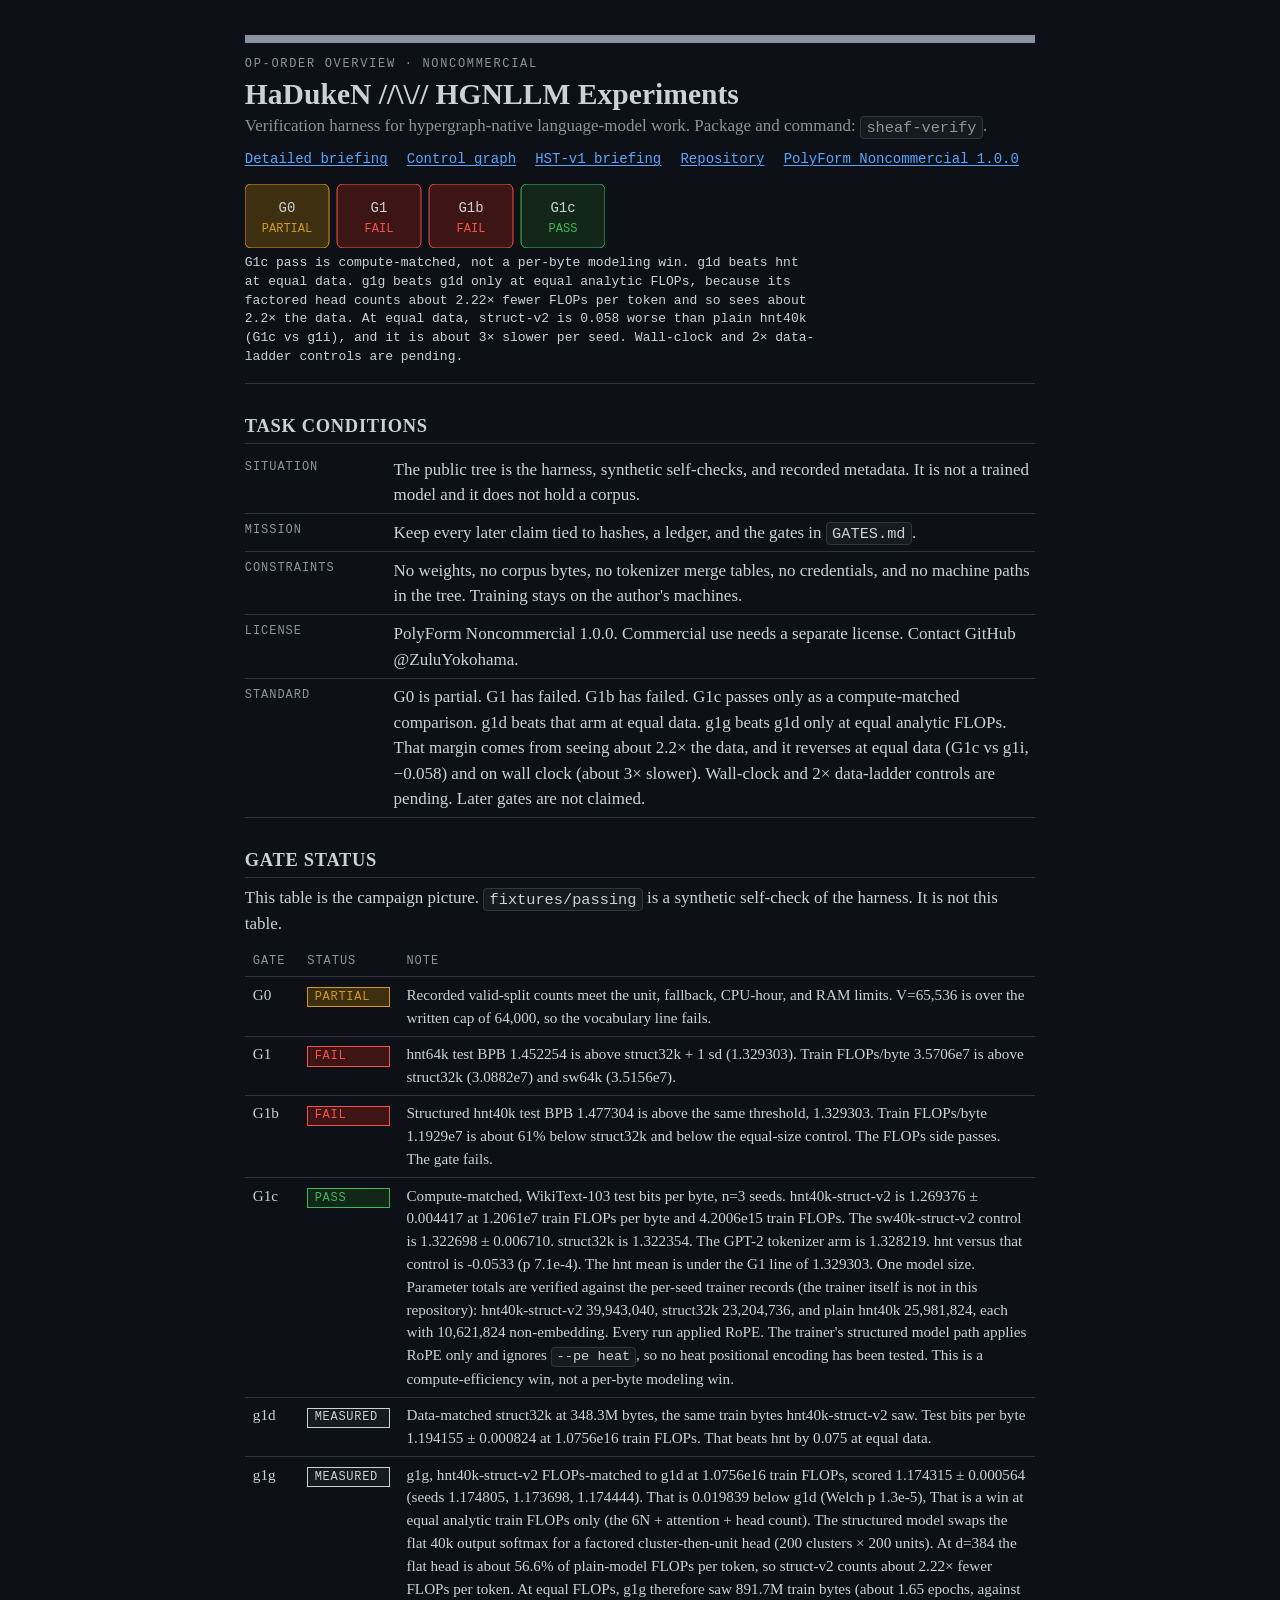
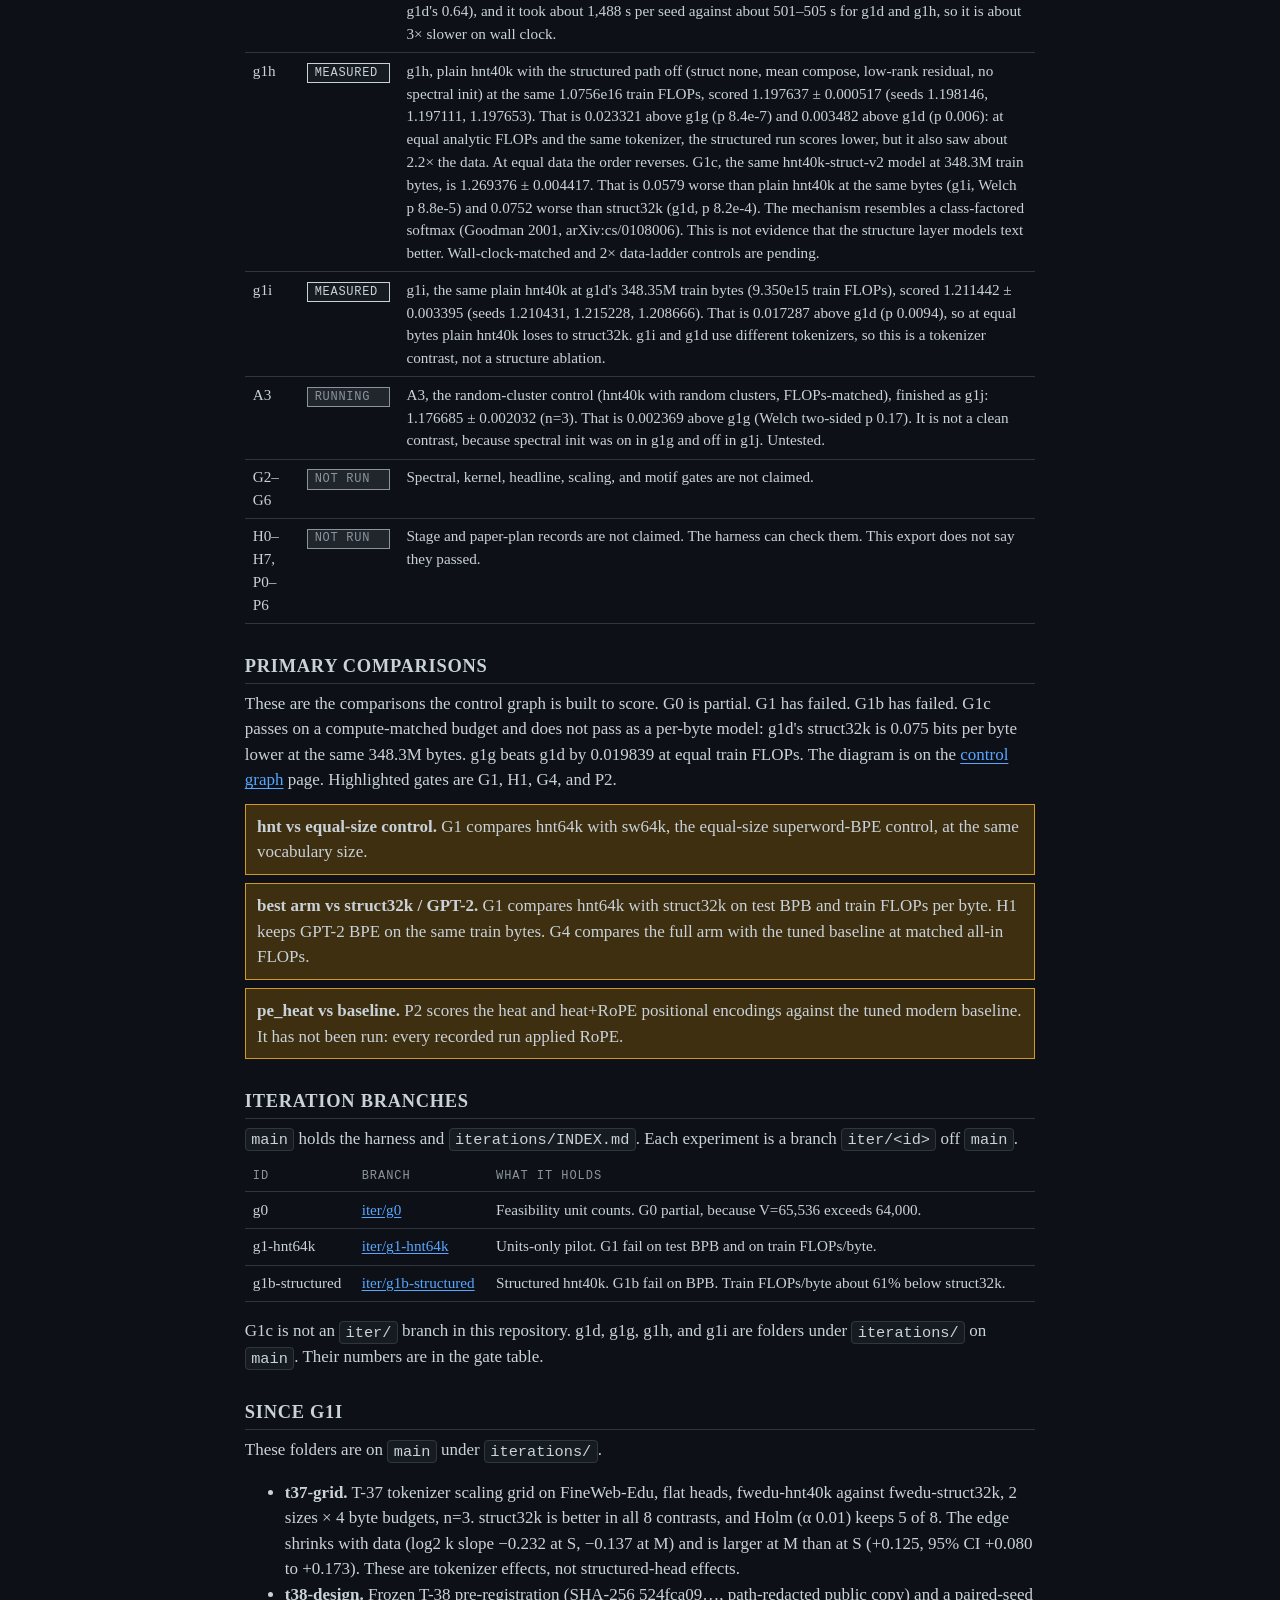
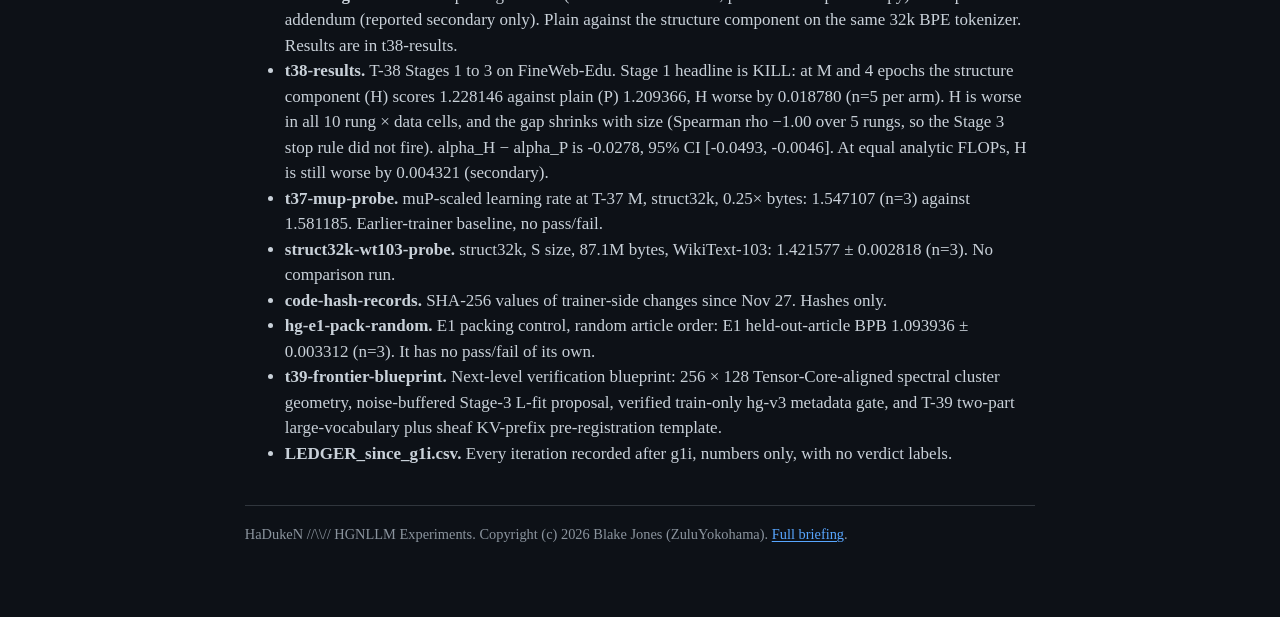
<file: docs/index.html>
<!DOCTYPE html>
<html lang="en">
<head>
  <meta charset="utf-8">
  <meta name="viewport" content="width=device-width, initial-scale=1">
  <meta name="theme-color" content="#0d1117">
  <title>HaDukeN //\\// HGNLLM Experiments — overview</title>
  <link rel="stylesheet" href="style.css">
</head>
<body>
  <header class="banner">
    <p class="kicker">Op-order overview · noncommercial</p>
    <h1>HaDukeN //\\// HGNLLM Experiments</h1>
    <p class="sub">Verification harness for hypergraph-native language-model work. Package and command: <code>sheaf-verify</code>.</p>
    <nav class="local">
      <a href="briefing.html">Detailed briefing</a>
      <a href="graph.html">Control graph</a>
      <a href="HST-v1-briefing.html">HST-v1 briefing</a>
      <a href="https://github.com/ZuluYokohama/HaDukeNN_LLM">Repository</a>
      <a href="https://github.com/ZuluYokohama/HaDukeNN_LLM/blob/main/LICENSE">PolyForm Noncommercial 1.0.0</a>
    </nav>
    <svg class="status-strip" viewBox="0 0 360 64" role="img" aria-label="Gate status: G0 partial, G1 fail, G1b fail, G1c pass (compute-matched). g1g, g1h, g1i measured.">
      <title>Gate status: G0 partial, G1 fail, G1b fail, G1c pass (compute-matched). g1g, g1h, g1i measured.</title>
      <rect x="0" y="0" width="84" height="64" rx="6" fill="var(--partial-bg)" stroke="var(--partial)"/>
      <text x="42" y="28" text-anchor="middle" font-family="ui-monospace, Menlo, Consolas, monospace" font-size="14" fill="var(--ink)">G0</text>
      <text x="42" y="48" text-anchor="middle" font-family="ui-monospace, Menlo, Consolas, monospace" font-size="12" fill="var(--partial)">PARTIAL</text>
      <rect x="92" y="0" width="84" height="64" rx="6" fill="var(--fail-bg)" stroke="var(--fail)"/>
      <text x="134" y="28" text-anchor="middle" font-family="ui-monospace, Menlo, Consolas, monospace" font-size="14" fill="var(--ink)">G1</text>
      <text x="134" y="48" text-anchor="middle" font-family="ui-monospace, Menlo, Consolas, monospace" font-size="12" fill="var(--fail)">FAIL</text>
      <rect x="184" y="0" width="84" height="64" rx="6" fill="var(--fail-bg)" stroke="var(--fail)"/>
      <text x="226" y="28" text-anchor="middle" font-family="ui-monospace, Menlo, Consolas, monospace" font-size="14" fill="var(--ink)">G1b</text>
      <text x="226" y="48" text-anchor="middle" font-family="ui-monospace, Menlo, Consolas, monospace" font-size="12" fill="var(--fail)">FAIL</text>
      <rect x="276" y="0" width="84" height="64" rx="6" fill="var(--pass-bg)" stroke="var(--pass)"/>
      <text x="318" y="28" text-anchor="middle" font-family="ui-monospace, Menlo, Consolas, monospace" font-size="14" fill="var(--ink)">G1c</text>
      <text x="318" y="48" text-anchor="middle" font-family="ui-monospace, Menlo, Consolas, monospace" font-size="12" fill="var(--pass)">PASS</text>
    </svg>
    <p class="strip-note">G1c pass is compute-matched, not a per-byte modeling win. g1d beats hnt at equal data. g1g beats g1d only at equal analytic FLOPs, because its factored head counts about 2.22× fewer FLOPs per token and so sees about 2.2× the data. At equal data, struct-v2 is 0.058 worse than plain hnt40k (G1c vs g1i), and it is about 3× slower per seed. Wall-clock and 2× data-ladder controls are pending.</p>
  </header>

  <h2>Task conditions</h2>
  <dl class="conditions">
    <div>
      <dt>Situation</dt>
      <dd>The public tree is the harness, synthetic self-checks, and recorded metadata. It is not a trained model and it does not hold a corpus.</dd>
    </div>
    <div>
      <dt>Mission</dt>
      <dd>Keep every later claim tied to hashes, a ledger, and the gates in <code>GATES.md</code>.</dd>
    </div>
    <div>
      <dt>Constraints</dt>
      <dd>No weights, no corpus bytes, no tokenizer merge tables, no credentials, and no machine paths in the tree. Training stays on the author's machines.</dd>
    </div>
    <div>
      <dt>License</dt>
      <dd>PolyForm Noncommercial 1.0.0. Commercial use needs a separate license. Contact GitHub @ZuluYokohama.</dd>
    </div>
    <div>
      <dt>Standard</dt>
      <dd>G0 is partial. G1 has failed. G1b has failed. G1c passes only as a compute-matched comparison. g1d beats that arm at equal data. g1g beats g1d only at equal analytic FLOPs. That margin comes from seeing about 2.2× the data, and it reverses at equal data (G1c vs g1i, −0.058) and on wall clock (about 3× slower). Wall-clock and 2× data-ladder controls are pending. Later gates are not claimed.</dd>
    </div>
  </dl>

  <h2>Gate status</h2>
  <p>This table is the campaign picture. <code>fixtures/passing</code> is a synthetic self-check of the harness. It is not this table.</p>
  <div class="table-scroll">
  <table>
    <thead>
      <tr><th>Gate</th><th>Status</th><th>Note</th></tr>
    </thead>
    <tbody>
      <tr>
        <td>G0</td>
        <td><span class="status partial">partial</span></td>
        <td>Recorded valid-split counts meet the unit, fallback, CPU-hour, and RAM limits. V=65,536 is over the written cap of 64,000, so the vocabulary line fails.</td>
      </tr>
      <tr>
        <td>G1</td>
        <td><span class="status fail">fail</span></td>
        <td>hnt64k test BPB 1.452254 is above struct32k + 1 sd (1.329303). Train FLOPs/byte 3.5706e7 is above struct32k (3.0882e7) and sw64k (3.5156e7).</td>
      </tr>
      <tr>
        <td>G1b</td>
        <td><span class="status fail">fail</span></td>
        <td>Structured hnt40k test BPB 1.477304 is above the same threshold, 1.329303. Train FLOPs/byte 1.1929e7 is about 61% below struct32k and below the equal-size control. The FLOPs side passes. The gate fails.</td>
      </tr>
      <tr>
        <td>G1c</td>
        <td><span class="status pass">pass</span></td>
        <td>Compute-matched, WikiText-103 test bits per byte, n=3 seeds. hnt40k-struct-v2 is 1.269376 ± 0.004417 at 1.2061e7 train FLOPs per byte and 4.2006e15 train FLOPs. The sw40k-struct-v2 control is 1.322698 ± 0.006710. struct32k is 1.322354. The GPT-2 tokenizer arm is 1.328219. hnt versus that control is -0.0533 (p 7.1e-4). The hnt mean is under the G1 line of 1.329303. One model size. Parameter totals are verified against the per-seed trainer records (the trainer itself is not in this repository): hnt40k-struct-v2 39,943,040, struct32k 23,204,736, and plain hnt40k 25,981,824, each with 10,621,824 non-embedding. Every run applied RoPE. The trainer's structured model path applies RoPE only and ignores <code>--pe heat</code>, so no heat positional encoding has been tested. This is a compute-efficiency win, not a per-byte modeling win.</td>
      </tr>
      <tr>
        <td>g1d</td>
        <td><span class="status note">measured</span></td>
        <td>Data-matched struct32k at 348.3M bytes, the same train bytes hnt40k-struct-v2 saw. Test bits per byte 1.194155 ± 0.000824 at 1.0756e16 train FLOPs. That beats hnt by 0.075 at equal data.</td>
      </tr>
      <tr>
        <td>g1g</td>
        <td><span class="status note">measured</span></td>
        <td>g1g, hnt40k-struct-v2 FLOPs-matched to g1d at 1.0756e16 train FLOPs, scored 1.174315 ± 0.000564 (seeds 1.174805, 1.173698, 1.174444). That is 0.019839 below g1d (Welch p 1.3e-5), That is a win at equal analytic train FLOPs only (the 6N + attention + head count). The structured model swaps the flat 40k output softmax for a factored cluster-then-unit head (200 clusters × 200 units). At d=384 the flat head is about 56.6% of plain-model FLOPs per token, so struct-v2 counts about 2.22× fewer FLOPs per token. At equal FLOPs, g1g therefore saw 891.7M train bytes (about 1.65 epochs, against g1d's 0.64), and it took about 1,488 s per seed against about 501–505 s for g1d and g1h, so it is about 3× slower on wall clock.</td>
      </tr>
      <tr>
        <td>g1h</td>
        <td><span class="status note">measured</span></td>
        <td>g1h, plain hnt40k with the structured path off (struct none, mean compose, low-rank residual, no spectral init) at the same 1.0756e16 train FLOPs, scored 1.197637 ± 0.000517 (seeds 1.198146, 1.197111, 1.197653). That is 0.023321 above g1g (p 8.4e-7) and 0.003482 above g1d (p 0.006): at equal analytic FLOPs and the same tokenizer, the structured run scores lower, but it also saw about 2.2× the data. At equal data the order reverses. G1c, the same hnt40k-struct-v2 model at 348.3M train bytes, is 1.269376 ± 0.004417. That is 0.0579 worse than plain hnt40k at the same bytes (g1i, Welch p 8.8e-5) and 0.0752 worse than struct32k (g1d, p 8.2e-4). The mechanism resembles a class-factored softmax (Goodman 2001, arXiv:cs/0108006). This is not evidence that the structure layer models text better. Wall-clock-matched and 2× data-ladder controls are pending.</td>
      </tr>
      <tr>
        <td>g1i</td>
        <td><span class="status note">measured</span></td>
        <td>g1i, the same plain hnt40k at g1d's 348.35M train bytes (9.350e15 train FLOPs), scored 1.211442 ± 0.003395 (seeds 1.210431, 1.215228, 1.208666). That is 0.017287 above g1d (p 0.0094), so at equal bytes plain hnt40k loses to struct32k. g1i and g1d use different tokenizers, so this is a tokenizer contrast, not a structure ablation.</td>
      </tr>
      <tr>
        <td>A3</td>
        <td><span class="status idle">running</span></td>
        <td>A3, the random-cluster control (hnt40k with random clusters, FLOPs-matched), finished as g1j: 1.176685 ± 0.002032 (n=3). That is 0.002369 above g1g (Welch two-sided p 0.17). It is not a clean contrast, because spectral init was on in g1g and off in g1j. Untested.</td>
      </tr>
      <tr>
        <td>G2–G6</td>
        <td><span class="status idle">not run</span></td>
        <td>Spectral, kernel, headline, scaling, and motif gates are not claimed.</td>
      </tr>
      <tr>
        <td>H0–H7, P0–P6</td>
        <td><span class="status idle">not run</span></td>
        <td>Stage and paper-plan records are not claimed. The harness can check them. This export does not say they passed.</td>
      </tr>
    </tbody>
  </table>
  </div>

  <h2>Primary comparisons</h2>
  <p>These are the comparisons the control graph is built to score. G0 is partial. G1 has failed. G1b has failed. G1c passes on a compute-matched budget and does not pass as a per-byte model: g1d's struct32k is 0.075 bits per byte lower at the same 348.3M bytes. g1g beats g1d by 0.019839 at equal train FLOPs. The diagram is on the <a href="graph.html">control graph</a> page. Highlighted gates are G1, H1, G4, and P2.</p>
  <ul class="comparisons">
    <li class="compare"><strong>hnt vs equal-size control.</strong> G1 compares hnt64k with sw64k, the equal-size superword-BPE control, at the same vocabulary size.</li>
    <li class="compare"><strong>best arm vs struct32k / GPT-2.</strong> G1 compares hnt64k with struct32k on test BPB and train FLOPs per byte. H1 keeps GPT-2 BPE on the same train bytes. G4 compares the full arm with the tuned baseline at matched all-in FLOPs.</li>
    <li class="compare"><strong>pe_heat vs baseline.</strong> P2 scores the heat and heat+RoPE positional encodings against the tuned modern baseline. It has not been run: every recorded run applied RoPE.</li>
  </ul>

  <h2>Iteration branches</h2>
  <p><code>main</code> holds the harness and <code>iterations/INDEX.md</code>. Each experiment is a branch <code>iter/&lt;id&gt;</code> off <code>main</code>.</p>
  <div class="table-scroll">
  <table>
    <thead>
      <tr><th>Id</th><th>Branch</th><th>What it holds</th></tr>
    </thead>
    <tbody>
      <tr>
        <td>g0</td>
        <td><a href="https://github.com/ZuluYokohama/HaDukeNN_LLM/tree/iter/g0">iter/g0</a></td>
        <td>Feasibility unit counts. G0 partial, because V=65,536 exceeds 64,000.</td>
      </tr>
      <tr>
        <td>g1-hnt64k</td>
        <td><a href="https://github.com/ZuluYokohama/HaDukeNN_LLM/tree/iter/g1-hnt64k">iter/g1-hnt64k</a></td>
        <td>Units-only pilot. G1 fail on test BPB and on train FLOPs/byte.</td>
      </tr>
      <tr>
        <td>g1b-structured</td>
        <td><a href="https://github.com/ZuluYokohama/HaDukeNN_LLM/tree/iter/g1b-structured">iter/g1b-structured</a></td>
        <td>Structured hnt40k. G1b fail on BPB. Train FLOPs/byte about 61% below struct32k.</td>
      </tr>
    </tbody>
  </table>
  </div>
  <p>G1c is not an <code>iter/</code> branch in this repository. g1d, g1g, g1h, and g1i are folders under <code>iterations/</code> on <code>main</code>. Their numbers are in the gate table.</p>

  <h2>Since g1i</h2>
  <p>These folders are on <code>main</code> under <code>iterations/</code>.</p>
  <ul>
    <li><strong>t37-grid.</strong> T-37 tokenizer scaling grid on FineWeb-Edu, flat heads, fwedu-hnt40k against fwedu-struct32k, 2 sizes × 4 byte budgets, n=3. struct32k is better in all 8 contrasts, and Holm (α 0.01) keeps 5 of 8. The edge shrinks with data (log2 k slope −0.232 at S, −0.137 at M) and is larger at M than at S (+0.125, 95% CI +0.080 to +0.173). These are tokenizer effects, not structured-head effects.</li>
    <li><strong>t38-design.</strong> Frozen T-38 pre-registration (SHA-256 524fca09…, path-redacted public copy) and a paired-seed addendum (reported secondary only). Plain against the structure component on the same 32k BPE tokenizer. Results are in t38-results.</li>
    <li><strong>t38-results.</strong> T-38 Stages 1 to 3 on FineWeb-Edu. Stage 1 headline is KILL: at M and 4 epochs the structure component (H) scores 1.228146 against plain (P) 1.209366, H worse by 0.018780 (n=5 per arm). H is worse in all 10 rung × data cells, and the gap shrinks with size (Spearman rho −1.00 over 5 rungs, so the Stage 3 stop rule did not fire). alpha_H − alpha_P is -0.0278, 95% CI [-0.0493, -0.0046]. At equal analytic FLOPs, H is still worse by 0.004321 (secondary).</li>
    <li><strong>t37-mup-probe.</strong> muP-scaled learning rate at T-37 M, struct32k, 0.25× bytes: 1.547107 (n=3) against 1.581185. Earlier-trainer baseline, no pass/fail.</li>
    <li><strong>struct32k-wt103-probe.</strong> struct32k, S size, 87.1M bytes, WikiText-103: 1.421577 ± 0.002818 (n=3). No comparison run.</li>
    <li><strong>code-hash-records.</strong> SHA-256 values of trainer-side changes since Nov 27. Hashes only.</li>
    <li><strong>hg-e1-pack-random.</strong> E1 packing control, random article order: E1 held-out-article BPB 1.093936 ± 0.003312 (n=3). It has no pass/fail of its own.</li>
    <li><strong>t39-frontier-blueprint.</strong> Next-level verification blueprint: 256 × 128 Tensor-Core-aligned spectral cluster geometry, noise-buffered Stage-3 L-fit proposal, verified train-only hg-v3 metadata gate, and T-39 two-part large-vocabulary plus sheaf KV-prefix pre-registration template.</li>
    <li><strong>LEDGER_since_g1i.csv.</strong> Every iteration recorded after g1i, numbers only, with no verdict labels.</li>
  </ul>

  <footer class="colophon">
    <p>HaDukeN //\\// HGNLLM Experiments. Copyright (c) 2026 Blake Jones (ZuluYokohama). <a href="briefing.html">Full briefing</a>.</p>
  </footer>
</body>
</html>
</file>
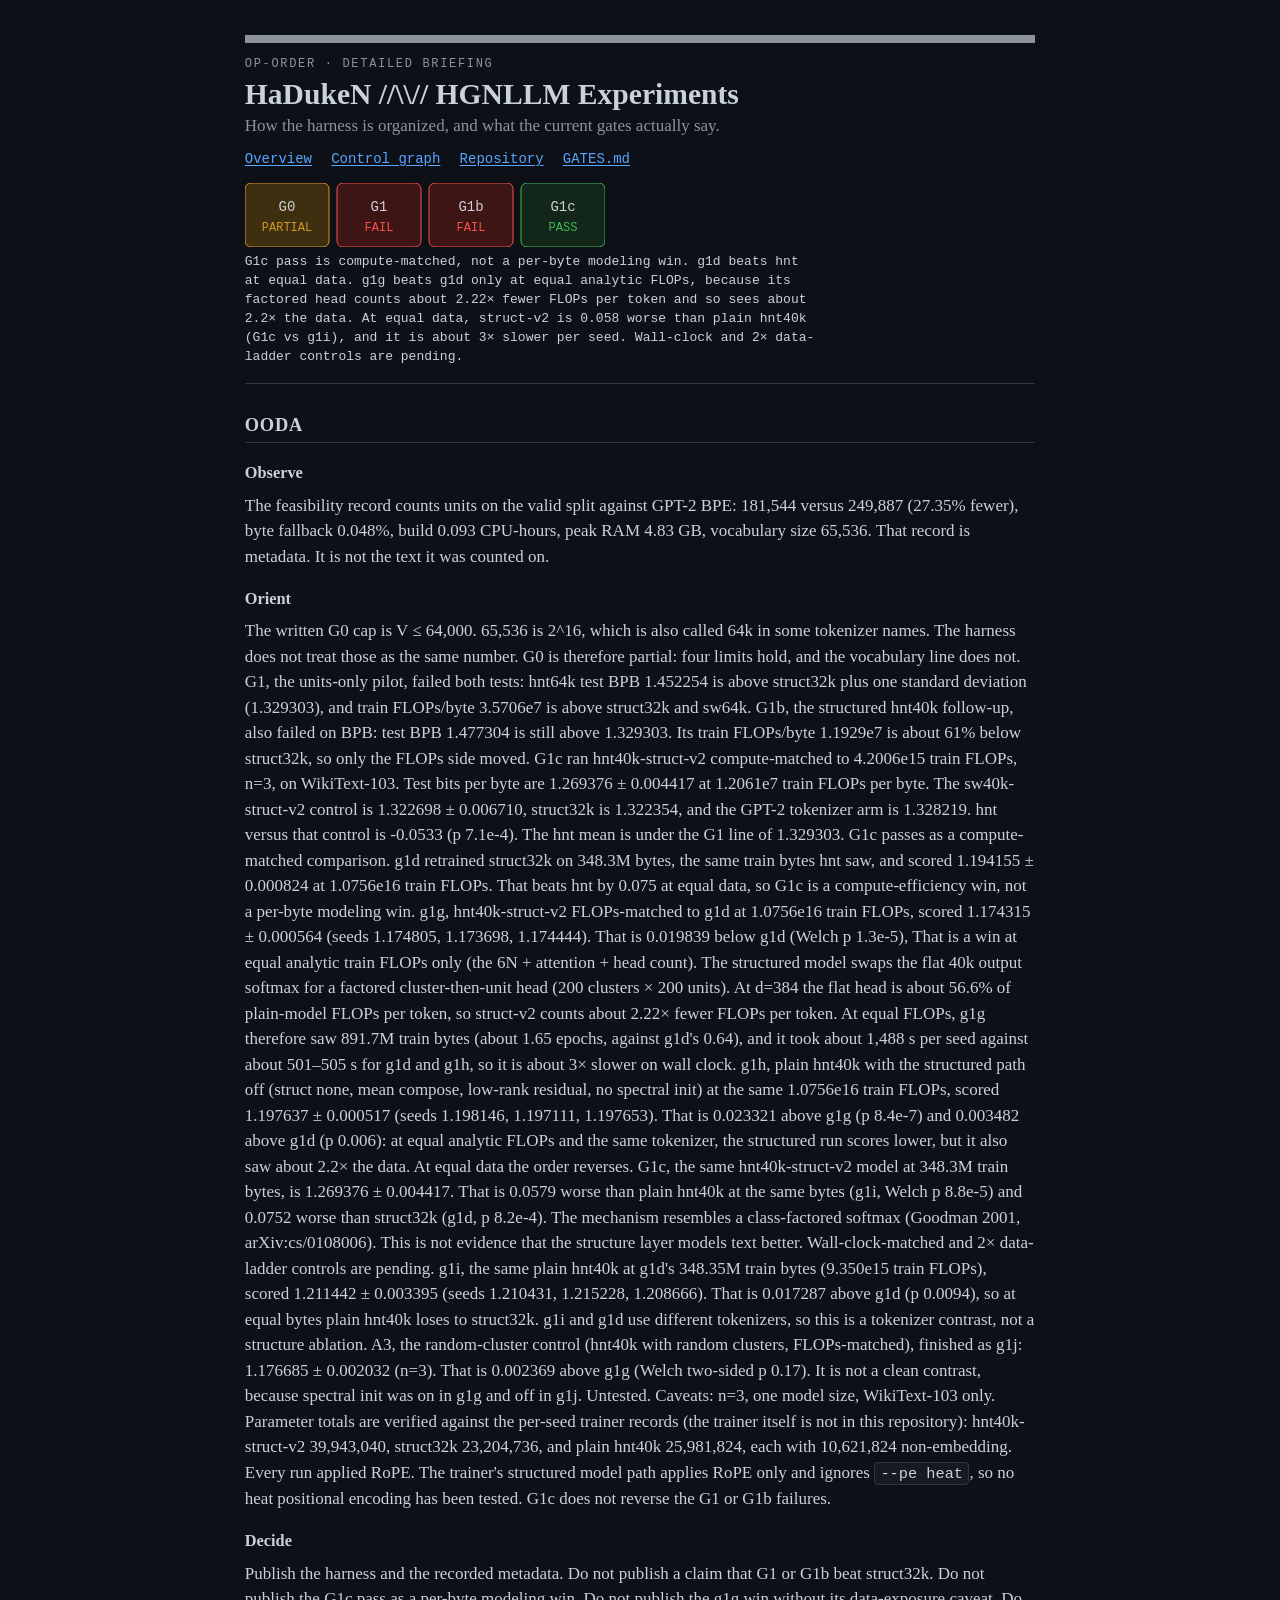
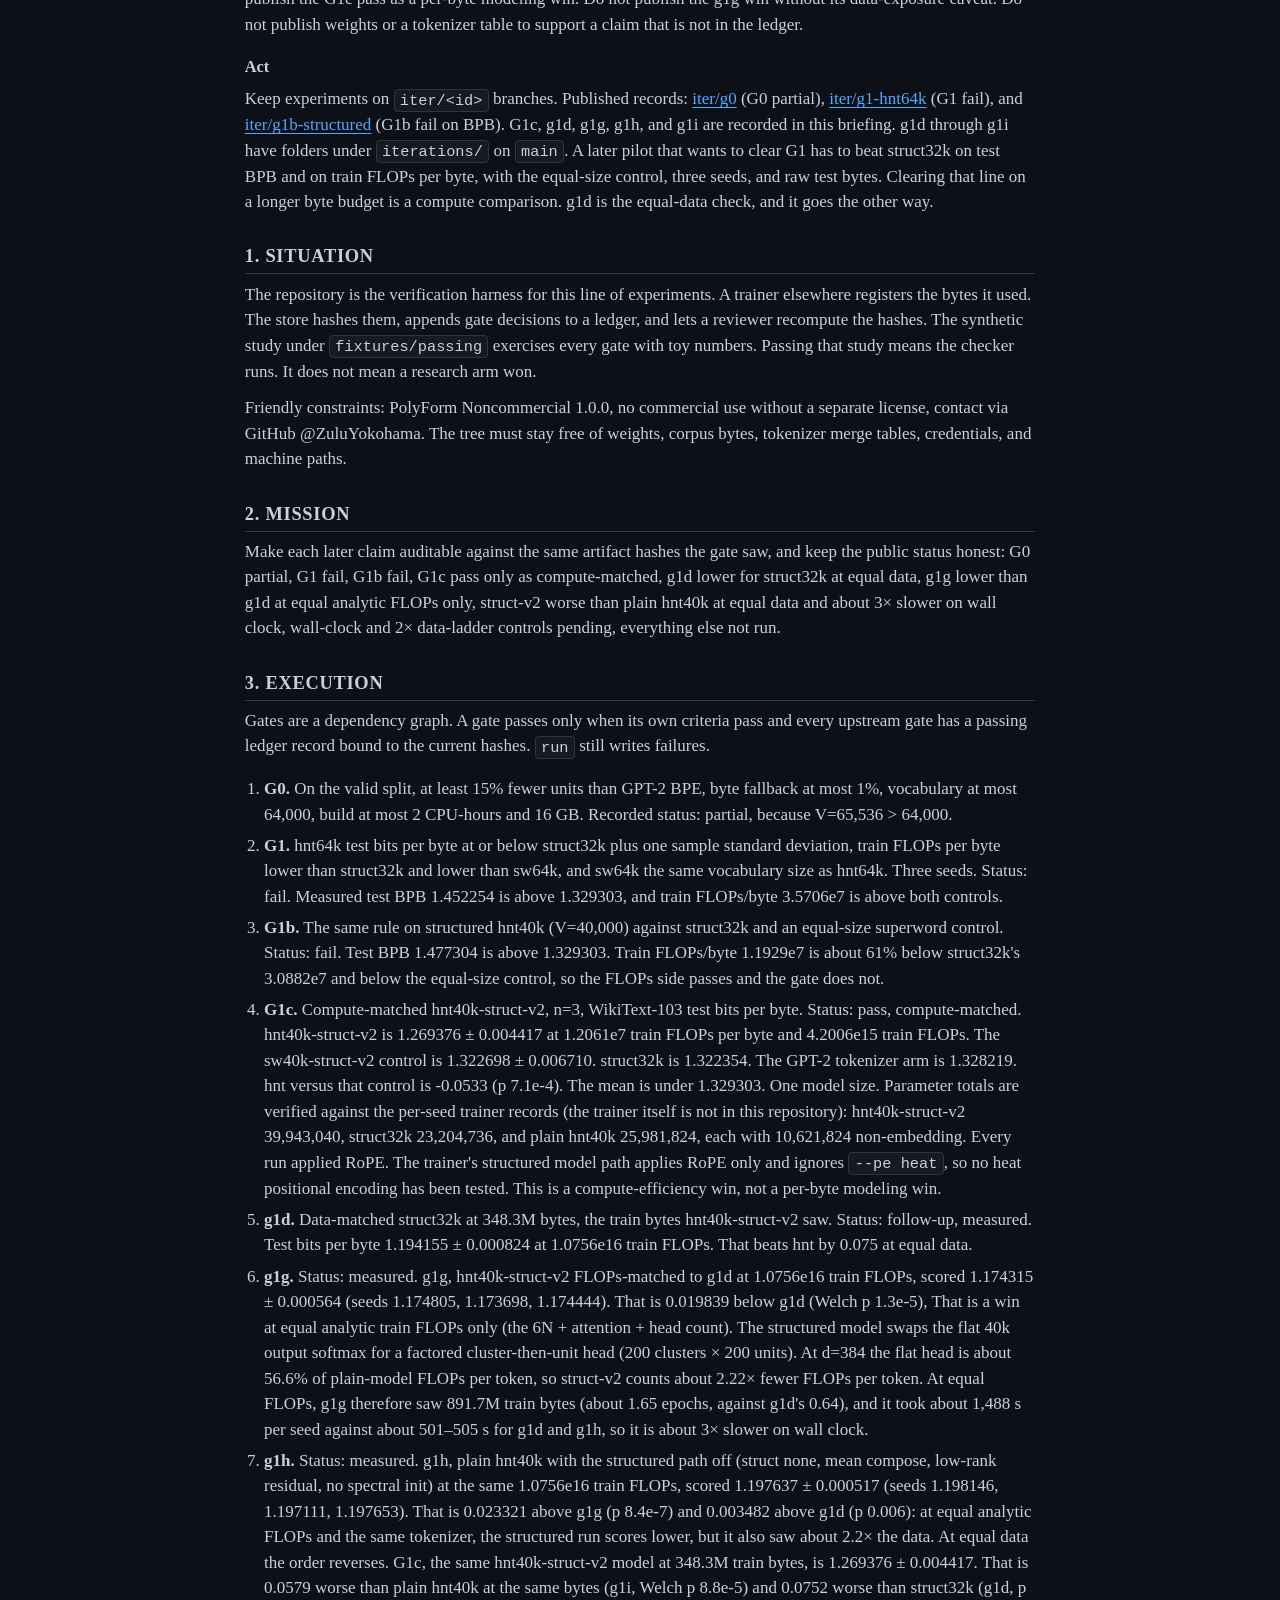
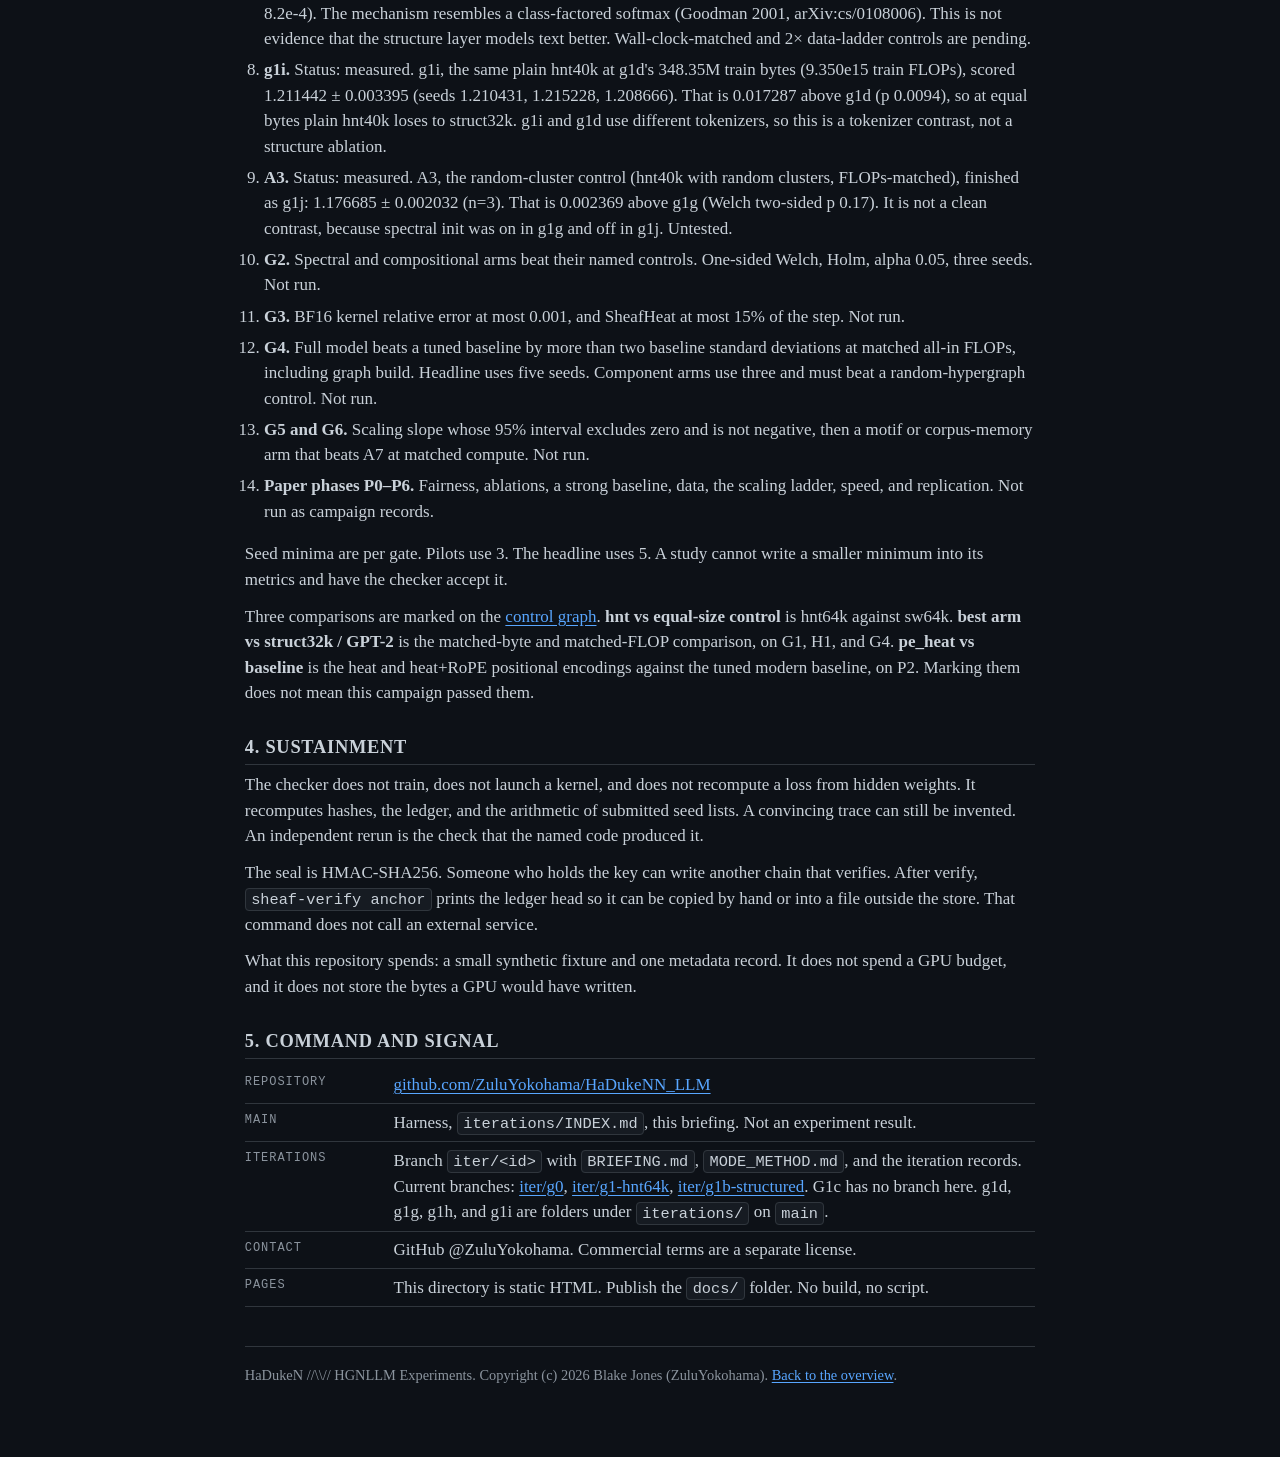
<file: docs/briefing.html>
<!DOCTYPE html>
<html lang="en">
<head>
  <meta charset="utf-8">
  <meta name="viewport" content="width=device-width, initial-scale=1">
  <meta name="theme-color" content="#0d1117">
  <title>HaDukeN //\\// HGNLLM Experiments — briefing</title>
  <link rel="stylesheet" href="style.css">
</head>
<body>
  <header class="banner">
    <p class="kicker">Op-order · detailed briefing</p>
    <h1>HaDukeN //\\// HGNLLM Experiments</h1>
    <p class="sub">How the harness is organized, and what the current gates actually say.</p>
    <nav class="local">
      <a href="index.html">Overview</a>
      <a href="graph.html">Control graph</a>
      <a href="https://github.com/ZuluYokohama/HaDukeNN_LLM">Repository</a>
      <a href="https://github.com/ZuluYokohama/HaDukeNN_LLM/blob/main/GATES.md">GATES.md</a>
    </nav>
    <svg class="status-strip" viewBox="0 0 360 64" role="img" aria-label="Gate status: G0 partial, G1 fail, G1b fail, G1c pass (compute-matched). g1g, g1h, g1i measured.">
      <title>Gate status: G0 partial, G1 fail, G1b fail, G1c pass (compute-matched). g1g, g1h, g1i measured.</title>
      <rect x="0" y="0" width="84" height="64" rx="6" fill="var(--partial-bg)" stroke="var(--partial)"/>
      <text x="42" y="28" text-anchor="middle" font-family="ui-monospace, Menlo, Consolas, monospace" font-size="14" fill="var(--ink)">G0</text>
      <text x="42" y="48" text-anchor="middle" font-family="ui-monospace, Menlo, Consolas, monospace" font-size="12" fill="var(--partial)">PARTIAL</text>
      <rect x="92" y="0" width="84" height="64" rx="6" fill="var(--fail-bg)" stroke="var(--fail)"/>
      <text x="134" y="28" text-anchor="middle" font-family="ui-monospace, Menlo, Consolas, monospace" font-size="14" fill="var(--ink)">G1</text>
      <text x="134" y="48" text-anchor="middle" font-family="ui-monospace, Menlo, Consolas, monospace" font-size="12" fill="var(--fail)">FAIL</text>
      <rect x="184" y="0" width="84" height="64" rx="6" fill="var(--fail-bg)" stroke="var(--fail)"/>
      <text x="226" y="28" text-anchor="middle" font-family="ui-monospace, Menlo, Consolas, monospace" font-size="14" fill="var(--ink)">G1b</text>
      <text x="226" y="48" text-anchor="middle" font-family="ui-monospace, Menlo, Consolas, monospace" font-size="12" fill="var(--fail)">FAIL</text>
      <rect x="276" y="0" width="84" height="64" rx="6" fill="var(--pass-bg)" stroke="var(--pass)"/>
      <text x="318" y="28" text-anchor="middle" font-family="ui-monospace, Menlo, Consolas, monospace" font-size="14" fill="var(--ink)">G1c</text>
      <text x="318" y="48" text-anchor="middle" font-family="ui-monospace, Menlo, Consolas, monospace" font-size="12" fill="var(--pass)">PASS</text>
    </svg>
    <p class="strip-note">G1c pass is compute-matched, not a per-byte modeling win. g1d beats hnt at equal data. g1g beats g1d only at equal analytic FLOPs, because its factored head counts about 2.22× fewer FLOPs per token and so sees about 2.2× the data. At equal data, struct-v2 is 0.058 worse than plain hnt40k (G1c vs g1i), and it is about 3× slower per seed. Wall-clock and 2× data-ladder controls are pending.</p>
  </header>

  <h2>OODA</h2>
  <h3>Observe</h3>
  <p>The feasibility record counts units on the valid split against GPT-2 BPE: 181,544 versus 249,887 (27.35% fewer), byte fallback 0.048%, build 0.093 CPU-hours, peak RAM 4.83 GB, vocabulary size 65,536. That record is metadata. It is not the text it was counted on.</p>
  <h3>Orient</h3>
  <p>The written G0 cap is V ≤ 64,000. 65,536 is 2^16, which is also called 64k in some tokenizer names. The harness does not treat those as the same number. G0 is therefore partial: four limits hold, and the vocabulary line does not. G1, the units-only pilot, failed both tests: hnt64k test BPB 1.452254 is above struct32k plus one standard deviation (1.329303), and train FLOPs/byte 3.5706e7 is above struct32k and sw64k. G1b, the structured hnt40k follow-up, also failed on BPB: test BPB 1.477304 is still above 1.329303. Its train FLOPs/byte 1.1929e7 is about 61% below struct32k, so only the FLOPs side moved. G1c ran hnt40k-struct-v2 compute-matched to 4.2006e15 train FLOPs, n=3, on WikiText-103. Test bits per byte are 1.269376 ± 0.004417 at 1.2061e7 train FLOPs per byte. The sw40k-struct-v2 control is 1.322698 ± 0.006710, struct32k is 1.322354, and the GPT-2 tokenizer arm is 1.328219. hnt versus that control is -0.0533 (p 7.1e-4). The hnt mean is under the G1 line of 1.329303. G1c passes as a compute-matched comparison. g1d retrained struct32k on 348.3M bytes, the same train bytes hnt saw, and scored 1.194155 ± 0.000824 at 1.0756e16 train FLOPs. That beats hnt by 0.075 at equal data, so G1c is a compute-efficiency win, not a per-byte modeling win. g1g, hnt40k-struct-v2 FLOPs-matched to g1d at 1.0756e16 train FLOPs, scored 1.174315 ± 0.000564 (seeds 1.174805, 1.173698, 1.174444). That is 0.019839 below g1d (Welch p 1.3e-5), That is a win at equal analytic train FLOPs only (the 6N + attention + head count). The structured model swaps the flat 40k output softmax for a factored cluster-then-unit head (200 clusters × 200 units). At d=384 the flat head is about 56.6% of plain-model FLOPs per token, so struct-v2 counts about 2.22× fewer FLOPs per token. At equal FLOPs, g1g therefore saw 891.7M train bytes (about 1.65 epochs, against g1d's 0.64), and it took about 1,488 s per seed against about 501–505 s for g1d and g1h, so it is about 3× slower on wall clock. g1h, plain hnt40k with the structured path off (struct none, mean compose, low-rank residual, no spectral init) at the same 1.0756e16 train FLOPs, scored 1.197637 ± 0.000517 (seeds 1.198146, 1.197111, 1.197653). That is 0.023321 above g1g (p 8.4e-7) and 0.003482 above g1d (p 0.006): at equal analytic FLOPs and the same tokenizer, the structured run scores lower, but it also saw about 2.2× the data. At equal data the order reverses. G1c, the same hnt40k-struct-v2 model at 348.3M train bytes, is 1.269376 ± 0.004417. That is 0.0579 worse than plain hnt40k at the same bytes (g1i, Welch p 8.8e-5) and 0.0752 worse than struct32k (g1d, p 8.2e-4). The mechanism resembles a class-factored softmax (Goodman 2001, arXiv:cs/0108006). This is not evidence that the structure layer models text better. Wall-clock-matched and 2× data-ladder controls are pending. g1i, the same plain hnt40k at g1d's 348.35M train bytes (9.350e15 train FLOPs), scored 1.211442 ± 0.003395 (seeds 1.210431, 1.215228, 1.208666). That is 0.017287 above g1d (p 0.0094), so at equal bytes plain hnt40k loses to struct32k. g1i and g1d use different tokenizers, so this is a tokenizer contrast, not a structure ablation. A3, the random-cluster control (hnt40k with random clusters, FLOPs-matched), finished as g1j: 1.176685 ± 0.002032 (n=3). That is 0.002369 above g1g (Welch two-sided p 0.17). It is not a clean contrast, because spectral init was on in g1g and off in g1j. Untested. Caveats: n=3, one model size, WikiText-103 only. Parameter totals are verified against the per-seed trainer records (the trainer itself is not in this repository): hnt40k-struct-v2 39,943,040, struct32k 23,204,736, and plain hnt40k 25,981,824, each with 10,621,824 non-embedding. Every run applied RoPE. The trainer's structured model path applies RoPE only and ignores <code>--pe heat</code>, so no heat positional encoding has been tested. G1c does not reverse the G1 or G1b failures.</p>
  <h3>Decide</h3>
  <p>Publish the harness and the recorded metadata. Do not publish a claim that G1 or G1b beat struct32k. Do not publish the G1c pass as a per-byte modeling win. Do not publish the g1g win without its data-exposure caveat. Do not publish weights or a tokenizer table to support a claim that is not in the ledger.</p>
  <h3>Act</h3>
  <p>Keep experiments on <code>iter/&lt;id&gt;</code> branches. Published records: <a href="https://github.com/ZuluYokohama/HaDukeNN_LLM/tree/iter/g0">iter/g0</a> (G0 partial), <a href="https://github.com/ZuluYokohama/HaDukeNN_LLM/tree/iter/g1-hnt64k">iter/g1-hnt64k</a> (G1 fail), and <a href="https://github.com/ZuluYokohama/HaDukeNN_LLM/tree/iter/g1b-structured">iter/g1b-structured</a> (G1b fail on BPB). G1c, g1d, g1g, g1h, and g1i are recorded in this briefing. g1d through g1i have folders under <code>iterations/</code> on <code>main</code>. A later pilot that wants to clear G1 has to beat struct32k on test BPB and on train FLOPs per byte, with the equal-size control, three seeds, and raw test bytes. Clearing that line on a longer byte budget is a compute comparison. g1d is the equal-data check, and it goes the other way.</p>

  <h2>1. Situation</h2>
  <p>The repository is the verification harness for this line of experiments. A trainer elsewhere registers the bytes it used. The store hashes them, appends gate decisions to a ledger, and lets a reviewer recompute the hashes. The synthetic study under <code>fixtures/passing</code> exercises every gate with toy numbers. Passing that study means the checker runs. It does not mean a research arm won.</p>
  <p>Friendly constraints: PolyForm Noncommercial 1.0.0, no commercial use without a separate license, contact via GitHub @ZuluYokohama. The tree must stay free of weights, corpus bytes, tokenizer merge tables, credentials, and machine paths.</p>

  <h2>2. Mission</h2>
  <p>Make each later claim auditable against the same artifact hashes the gate saw, and keep the public status honest: G0 partial, G1 fail, G1b fail, G1c pass only as compute-matched, g1d lower for struct32k at equal data, g1g lower than g1d at equal analytic FLOPs only, struct-v2 worse than plain hnt40k at equal data and about 3× slower on wall clock, wall-clock and 2× data-ladder controls pending, everything else not run.</p>

  <h2>3. Execution</h2>
  <p>Gates are a dependency graph. A gate passes only when its own criteria pass and every upstream gate has a passing ledger record bound to the current hashes. <code>run</code> still writes failures.</p>
  <ol class="order">
    <li><strong>G0.</strong> On the valid split, at least 15% fewer units than GPT-2 BPE, byte fallback at most 1%, vocabulary at most 64,000, build at most 2 CPU-hours and 16 GB. Recorded status: partial, because V=65,536 &gt; 64,000.</li>
    <li><strong>G1.</strong> hnt64k test bits per byte at or below struct32k plus one sample standard deviation, train FLOPs per byte lower than struct32k and lower than sw64k, and sw64k the same vocabulary size as hnt64k. Three seeds. Status: fail. Measured test BPB 1.452254 is above 1.329303, and train FLOPs/byte 3.5706e7 is above both controls.</li>
    <li><strong>G1b.</strong> The same rule on structured hnt40k (V=40,000) against struct32k and an equal-size superword control. Status: fail. Test BPB 1.477304 is above 1.329303. Train FLOPs/byte 1.1929e7 is about 61% below struct32k's 3.0882e7 and below the equal-size control, so the FLOPs side passes and the gate does not.</li>
    <li><strong>G1c.</strong> Compute-matched hnt40k-struct-v2, n=3, WikiText-103 test bits per byte. Status: pass, compute-matched. hnt40k-struct-v2 is 1.269376 ± 0.004417 at 1.2061e7 train FLOPs per byte and 4.2006e15 train FLOPs. The sw40k-struct-v2 control is 1.322698 ± 0.006710. struct32k is 1.322354. The GPT-2 tokenizer arm is 1.328219. hnt versus that control is -0.0533 (p 7.1e-4). The mean is under 1.329303. One model size. Parameter totals are verified against the per-seed trainer records (the trainer itself is not in this repository): hnt40k-struct-v2 39,943,040, struct32k 23,204,736, and plain hnt40k 25,981,824, each with 10,621,824 non-embedding. Every run applied RoPE. The trainer's structured model path applies RoPE only and ignores <code>--pe heat</code>, so no heat positional encoding has been tested. This is a compute-efficiency win, not a per-byte modeling win.</li>
    <li><strong>g1d.</strong> Data-matched struct32k at 348.3M bytes, the train bytes hnt40k-struct-v2 saw. Status: follow-up, measured. Test bits per byte 1.194155 ± 0.000824 at 1.0756e16 train FLOPs. That beats hnt by 0.075 at equal data.</li>
    <li><strong>g1g.</strong> Status: measured. g1g, hnt40k-struct-v2 FLOPs-matched to g1d at 1.0756e16 train FLOPs, scored 1.174315 ± 0.000564 (seeds 1.174805, 1.173698, 1.174444). That is 0.019839 below g1d (Welch p 1.3e-5), That is a win at equal analytic train FLOPs only (the 6N + attention + head count). The structured model swaps the flat 40k output softmax for a factored cluster-then-unit head (200 clusters × 200 units). At d=384 the flat head is about 56.6% of plain-model FLOPs per token, so struct-v2 counts about 2.22× fewer FLOPs per token. At equal FLOPs, g1g therefore saw 891.7M train bytes (about 1.65 epochs, against g1d's 0.64), and it took about 1,488 s per seed against about 501–505 s for g1d and g1h, so it is about 3× slower on wall clock.</li>
    <li><strong>g1h.</strong> Status: measured. g1h, plain hnt40k with the structured path off (struct none, mean compose, low-rank residual, no spectral init) at the same 1.0756e16 train FLOPs, scored 1.197637 ± 0.000517 (seeds 1.198146, 1.197111, 1.197653). That is 0.023321 above g1g (p 8.4e-7) and 0.003482 above g1d (p 0.006): at equal analytic FLOPs and the same tokenizer, the structured run scores lower, but it also saw about 2.2× the data. At equal data the order reverses. G1c, the same hnt40k-struct-v2 model at 348.3M train bytes, is 1.269376 ± 0.004417. That is 0.0579 worse than plain hnt40k at the same bytes (g1i, Welch p 8.8e-5) and 0.0752 worse than struct32k (g1d, p 8.2e-4). The mechanism resembles a class-factored softmax (Goodman 2001, arXiv:cs/0108006). This is not evidence that the structure layer models text better. Wall-clock-matched and 2× data-ladder controls are pending.</li>
    <li><strong>g1i.</strong> Status: measured. g1i, the same plain hnt40k at g1d's 348.35M train bytes (9.350e15 train FLOPs), scored 1.211442 ± 0.003395 (seeds 1.210431, 1.215228, 1.208666). That is 0.017287 above g1d (p 0.0094), so at equal bytes plain hnt40k loses to struct32k. g1i and g1d use different tokenizers, so this is a tokenizer contrast, not a structure ablation.</li>
    <li><strong>A3.</strong> Status: measured. A3, the random-cluster control (hnt40k with random clusters, FLOPs-matched), finished as g1j: 1.176685 ± 0.002032 (n=3). That is 0.002369 above g1g (Welch two-sided p 0.17). It is not a clean contrast, because spectral init was on in g1g and off in g1j. Untested.</li>
    <li><strong>G2.</strong> Spectral and compositional arms beat their named controls. One-sided Welch, Holm, alpha 0.05, three seeds. Not run.</li>
    <li><strong>G3.</strong> BF16 kernel relative error at most 0.001, and SheafHeat at most 15% of the step. Not run.</li>
    <li><strong>G4.</strong> Full model beats a tuned baseline by more than two baseline standard deviations at matched all-in FLOPs, including graph build. Headline uses five seeds. Component arms use three and must beat a random-hypergraph control. Not run.</li>
    <li><strong>G5 and G6.</strong> Scaling slope whose 95% interval excludes zero and is not negative, then a motif or corpus-memory arm that beats A7 at matched compute. Not run.</li>
    <li><strong>Paper phases P0–P6.</strong> Fairness, ablations, a strong baseline, data, the scaling ladder, speed, and replication. Not run as campaign records.</li>
  </ol>
  <p>Seed minima are per gate. Pilots use 3. The headline uses 5. A study cannot write a smaller minimum into its metrics and have the checker accept it.</p>
  <p>Three comparisons are marked on the <a href="graph.html">control graph</a>. <strong>hnt vs equal-size control</strong> is hnt64k against sw64k. <strong>best arm vs struct32k / GPT-2</strong> is the matched-byte and matched-FLOP comparison, on G1, H1, and G4. <strong>pe_heat vs baseline</strong> is the heat and heat+RoPE positional encodings against the tuned modern baseline, on P2. Marking them does not mean this campaign passed them.</p>

  <h2>4. Sustainment</h2>
  <p>The checker does not train, does not launch a kernel, and does not recompute a loss from hidden weights. It recomputes hashes, the ledger, and the arithmetic of submitted seed lists. A convincing trace can still be invented. An independent rerun is the check that the named code produced it.</p>
  <p>The seal is HMAC-SHA256. Someone who holds the key can write another chain that verifies. After verify, <code>sheaf-verify anchor</code> prints the ledger head so it can be copied by hand or into a file outside the store. That command does not call an external service.</p>
  <p>What this repository spends: a small synthetic fixture and one metadata record. It does not spend a GPU budget, and it does not store the bytes a GPU would have written.</p>

  <h2>5. Command and signal</h2>
  <dl class="conditions">
    <div>
      <dt>Repository</dt>
      <dd><a href="https://github.com/ZuluYokohama/HaDukeNN_LLM">github.com/ZuluYokohama/HaDukeNN_LLM</a></dd>
    </div>
    <div>
      <dt>Main</dt>
      <dd>Harness, <code>iterations/INDEX.md</code>, this briefing. Not an experiment result.</dd>
    </div>
    <div>
      <dt>Iterations</dt>
      <dd>Branch <code>iter/&lt;id&gt;</code> with <code>BRIEFING.md</code>, <code>MODE_METHOD.md</code>, and the iteration records. Current branches: <a href="https://github.com/ZuluYokohama/HaDukeNN_LLM/tree/iter/g0">iter/g0</a>, <a href="https://github.com/ZuluYokohama/HaDukeNN_LLM/tree/iter/g1-hnt64k">iter/g1-hnt64k</a>, <a href="https://github.com/ZuluYokohama/HaDukeNN_LLM/tree/iter/g1b-structured">iter/g1b-structured</a>. G1c has no branch here. g1d, g1g, g1h, and g1i are folders under <code>iterations/</code> on <code>main</code>.</dd>
    </div>
    <div>
      <dt>Contact</dt>
      <dd>GitHub @ZuluYokohama. Commercial terms are a separate license.</dd>
    </div>
    <div>
      <dt>Pages</dt>
      <dd>This directory is static HTML. Publish the <code>docs/</code> folder. No build, no script.</dd>
    </div>
  </dl>

  <footer class="colophon">
    <p>HaDukeN //\\// HGNLLM Experiments. Copyright (c) 2026 Blake Jones (ZuluYokohama). <a href="index.html">Back to the overview</a>.</p>
  </footer>
</body>
</html>
</file>
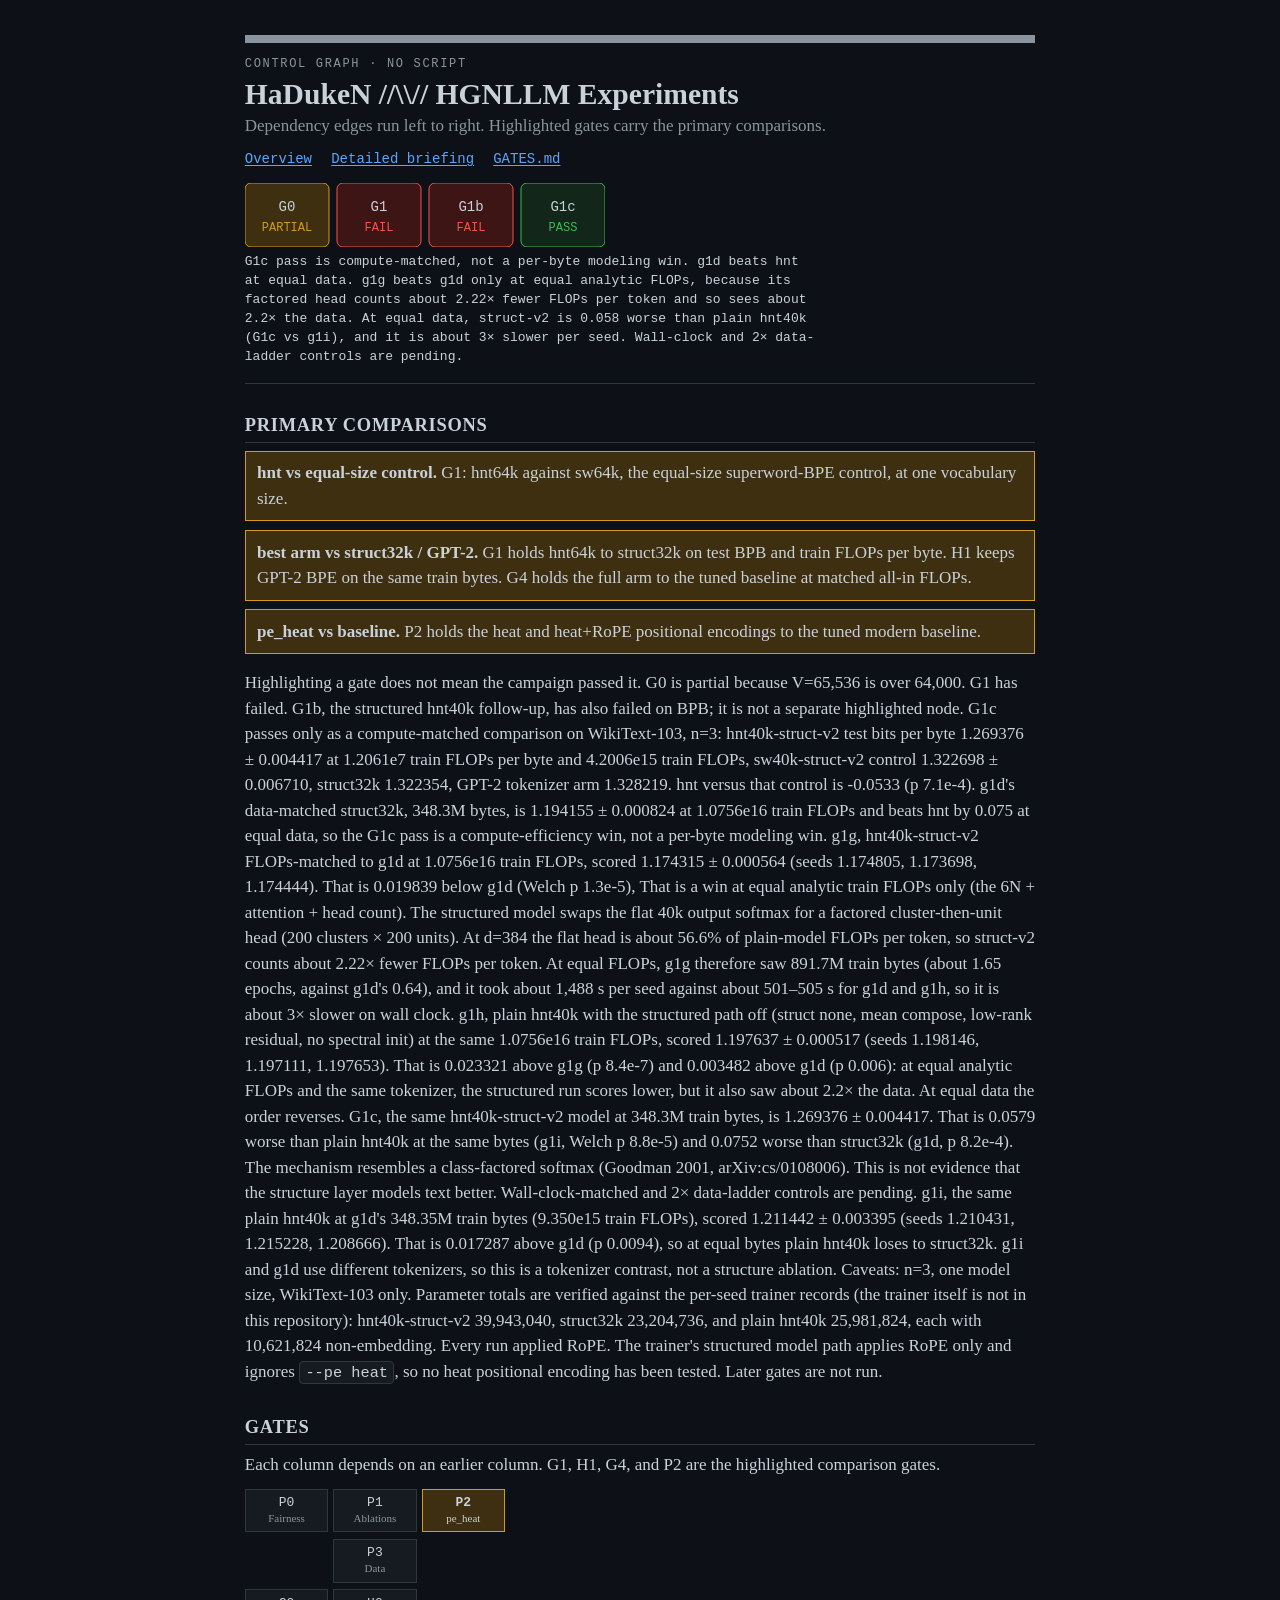
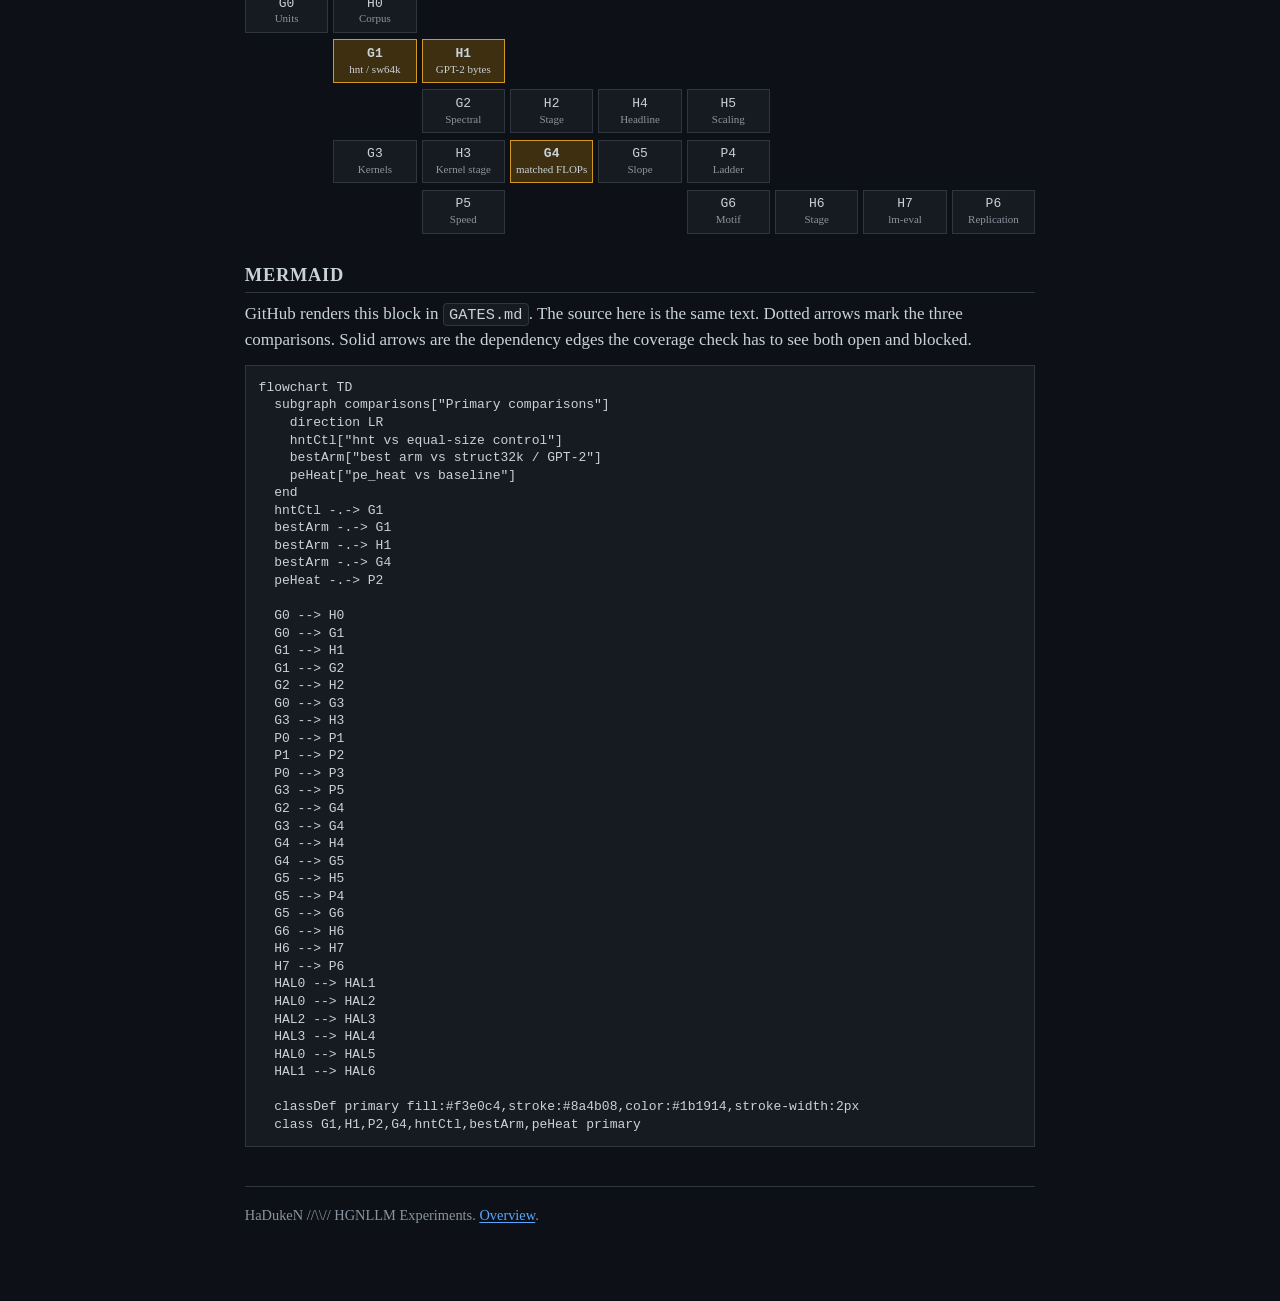
<file: docs/graph.html>
<!DOCTYPE html>
<html lang="en">
<head>
  <meta charset="utf-8">
  <meta name="viewport" content="width=device-width, initial-scale=1">
  <meta name="theme-color" content="#0d1117">
  <title>HaDukeN //\\// HGNLLM Experiments — control graph</title>
  <link rel="stylesheet" href="style.css">
</head>
<body>
  <header class="banner">
    <p class="kicker">Control graph · no script</p>
    <h1>HaDukeN //\\// HGNLLM Experiments</h1>
    <p class="sub">Dependency edges run left to right. Highlighted gates carry the primary comparisons.</p>
    <nav class="local">
      <a href="index.html">Overview</a>
      <a href="briefing.html">Detailed briefing</a>
      <a href="https://github.com/ZuluYokohama/HaDukeNN_LLM/blob/main/GATES.md">GATES.md</a>
    </nav>
    <svg class="status-strip" viewBox="0 0 360 64" role="img" aria-label="Gate status: G0 partial, G1 fail, G1b fail, G1c pass (compute-matched). g1g, g1h, g1i measured.">
      <title>Gate status: G0 partial, G1 fail, G1b fail, G1c pass (compute-matched). g1g, g1h, g1i measured.</title>
      <rect x="0" y="0" width="84" height="64" rx="6" fill="var(--partial-bg)" stroke="var(--partial)"/>
      <text x="42" y="28" text-anchor="middle" font-family="ui-monospace, Menlo, Consolas, monospace" font-size="14" fill="var(--ink)">G0</text>
      <text x="42" y="48" text-anchor="middle" font-family="ui-monospace, Menlo, Consolas, monospace" font-size="12" fill="var(--partial)">PARTIAL</text>
      <rect x="92" y="0" width="84" height="64" rx="6" fill="var(--fail-bg)" stroke="var(--fail)"/>
      <text x="134" y="28" text-anchor="middle" font-family="ui-monospace, Menlo, Consolas, monospace" font-size="14" fill="var(--ink)">G1</text>
      <text x="134" y="48" text-anchor="middle" font-family="ui-monospace, Menlo, Consolas, monospace" font-size="12" fill="var(--fail)">FAIL</text>
      <rect x="184" y="0" width="84" height="64" rx="6" fill="var(--fail-bg)" stroke="var(--fail)"/>
      <text x="226" y="28" text-anchor="middle" font-family="ui-monospace, Menlo, Consolas, monospace" font-size="14" fill="var(--ink)">G1b</text>
      <text x="226" y="48" text-anchor="middle" font-family="ui-monospace, Menlo, Consolas, monospace" font-size="12" fill="var(--fail)">FAIL</text>
      <rect x="276" y="0" width="84" height="64" rx="6" fill="var(--pass-bg)" stroke="var(--pass)"/>
      <text x="318" y="28" text-anchor="middle" font-family="ui-monospace, Menlo, Consolas, monospace" font-size="14" fill="var(--ink)">G1c</text>
      <text x="318" y="48" text-anchor="middle" font-family="ui-monospace, Menlo, Consolas, monospace" font-size="12" fill="var(--pass)">PASS</text>
    </svg>
    <p class="strip-note">G1c pass is compute-matched, not a per-byte modeling win. g1d beats hnt at equal data. g1g beats g1d only at equal analytic FLOPs, because its factored head counts about 2.22× fewer FLOPs per token and so sees about 2.2× the data. At equal data, struct-v2 is 0.058 worse than plain hnt40k (G1c vs g1i), and it is about 3× slower per seed. Wall-clock and 2× data-ladder controls are pending.</p>
  </header>

  <h2>Primary comparisons</h2>
  <ul class="comparisons">
    <li class="compare"><strong>hnt vs equal-size control.</strong> G1: hnt64k against sw64k, the equal-size superword-BPE control, at one vocabulary size.</li>
    <li class="compare"><strong>best arm vs struct32k / GPT-2.</strong> G1 holds hnt64k to struct32k on test BPB and train FLOPs per byte. H1 keeps GPT-2 BPE on the same train bytes. G4 holds the full arm to the tuned baseline at matched all-in FLOPs.</li>
    <li class="compare"><strong>pe_heat vs baseline.</strong> P2 holds the heat and heat+RoPE positional encodings to the tuned modern baseline.</li>
  </ul>
  <p>Highlighting a gate does not mean the campaign passed it. G0 is partial because V=65,536 is over 64,000. G1 has failed. G1b, the structured hnt40k follow-up, has also failed on BPB; it is not a separate highlighted node. G1c passes only as a compute-matched comparison on WikiText-103, n=3: hnt40k-struct-v2 test bits per byte 1.269376 ± 0.004417 at 1.2061e7 train FLOPs per byte and 4.2006e15 train FLOPs, sw40k-struct-v2 control 1.322698 ± 0.006710, struct32k 1.322354, GPT-2 tokenizer arm 1.328219. hnt versus that control is -0.0533 (p 7.1e-4). g1d's data-matched struct32k, 348.3M bytes, is 1.194155 ± 0.000824 at 1.0756e16 train FLOPs and beats hnt by 0.075 at equal data, so the G1c pass is a compute-efficiency win, not a per-byte modeling win. g1g, hnt40k-struct-v2 FLOPs-matched to g1d at 1.0756e16 train FLOPs, scored 1.174315 ± 0.000564 (seeds 1.174805, 1.173698, 1.174444). That is 0.019839 below g1d (Welch p 1.3e-5), That is a win at equal analytic train FLOPs only (the 6N + attention + head count). The structured model swaps the flat 40k output softmax for a factored cluster-then-unit head (200 clusters × 200 units). At d=384 the flat head is about 56.6% of plain-model FLOPs per token, so struct-v2 counts about 2.22× fewer FLOPs per token. At equal FLOPs, g1g therefore saw 891.7M train bytes (about 1.65 epochs, against g1d's 0.64), and it took about 1,488 s per seed against about 501–505 s for g1d and g1h, so it is about 3× slower on wall clock. g1h, plain hnt40k with the structured path off (struct none, mean compose, low-rank residual, no spectral init) at the same 1.0756e16 train FLOPs, scored 1.197637 ± 0.000517 (seeds 1.198146, 1.197111, 1.197653). That is 0.023321 above g1g (p 8.4e-7) and 0.003482 above g1d (p 0.006): at equal analytic FLOPs and the same tokenizer, the structured run scores lower, but it also saw about 2.2× the data. At equal data the order reverses. G1c, the same hnt40k-struct-v2 model at 348.3M train bytes, is 1.269376 ± 0.004417. That is 0.0579 worse than plain hnt40k at the same bytes (g1i, Welch p 8.8e-5) and 0.0752 worse than struct32k (g1d, p 8.2e-4). The mechanism resembles a class-factored softmax (Goodman 2001, arXiv:cs/0108006). This is not evidence that the structure layer models text better. Wall-clock-matched and 2× data-ladder controls are pending. g1i, the same plain hnt40k at g1d's 348.35M train bytes (9.350e15 train FLOPs), scored 1.211442 ± 0.003395 (seeds 1.210431, 1.215228, 1.208666). That is 0.017287 above g1d (p 0.0094), so at equal bytes plain hnt40k loses to struct32k. g1i and g1d use different tokenizers, so this is a tokenizer contrast, not a structure ablation. Caveats: n=3, one model size, WikiText-103 only. Parameter totals are verified against the per-seed trainer records (the trainer itself is not in this repository): hnt40k-struct-v2 39,943,040, struct32k 23,204,736, and plain hnt40k 25,981,824, each with 10,621,824 non-embedding. Every run applied RoPE. The trainer's structured model path applies RoPE only and ignores <code>--pe heat</code>, so no heat positional encoding has been tested. Later gates are not run.</p>

  <h2>Gates</h2>
  <p>Each column depends on an earlier column. G1, H1, G4, and P2 are the highlighted comparison gates.</p>
  <div class="control">
    <div class="node" style="grid-column:1;grid-row:1">P0<small>Fairness</small></div>
    <div class="node" style="grid-column:1;grid-row:3">G0<small>Units</small></div>
    <div class="node" style="grid-column:2;grid-row:1">P1<small>Ablations</small></div>
    <div class="node" style="grid-column:2;grid-row:2">P3<small>Data</small></div>
    <div class="node" style="grid-column:2;grid-row:3">H0<small>Corpus</small></div>
    <div class="node compare" style="grid-column:2;grid-row:4">G1<small>hnt / sw64k</small></div>
    <div class="node" style="grid-column:2;grid-row:6">G3<small>Kernels</small></div>
    <div class="node compare" style="grid-column:3;grid-row:1">P2<small>pe_heat</small></div>
    <div class="node compare" style="grid-column:3;grid-row:4">H1<small>GPT-2 bytes</small></div>
    <div class="node" style="grid-column:3;grid-row:5">G2<small>Spectral</small></div>
    <div class="node" style="grid-column:3;grid-row:6">H3<small>Kernel stage</small></div>
    <div class="node" style="grid-column:3;grid-row:7">P5<small>Speed</small></div>
    <div class="node" style="grid-column:4;grid-row:5">H2<small>Stage</small></div>
    <div class="node compare" style="grid-column:4;grid-row:6">G4<small>matched FLOPs</small></div>
    <div class="node" style="grid-column:5;grid-row:5">H4<small>Headline</small></div>
    <div class="node" style="grid-column:5;grid-row:6">G5<small>Slope</small></div>
    <div class="node" style="grid-column:6;grid-row:5">H5<small>Scaling</small></div>
    <div class="node" style="grid-column:6;grid-row:6">P4<small>Ladder</small></div>
    <div class="node" style="grid-column:6;grid-row:7">G6<small>Motif</small></div>
    <div class="node" style="grid-column:7;grid-row:7">H6<small>Stage</small></div>
    <div class="node" style="grid-column:8;grid-row:7">H7<small>lm-eval</small></div>
    <div class="node" style="grid-column:9;grid-row:7">P6<small>Replication</small></div>
  </div>

  <h2>Mermaid</h2>
  <p>GitHub renders this block in <code>GATES.md</code>. The source here is the same text. Dotted arrows mark the three comparisons. Solid arrows are the dependency edges the coverage check has to see both open and blocked.</p>
  <pre class="mermaid">flowchart TD
  subgraph comparisons["Primary comparisons"]
    direction LR
    hntCtl["hnt vs equal-size control"]
    bestArm["best arm vs struct32k / GPT-2"]
    peHeat["pe_heat vs baseline"]
  end
  hntCtl -.-> G1
  bestArm -.-> G1
  bestArm -.-> H1
  bestArm -.-> G4
  peHeat -.-> P2

  G0 --> H0
  G0 --> G1
  G1 --> H1
  G1 --> G2
  G2 --> H2
  G0 --> G3
  G3 --> H3
  P0 --> P1
  P1 --> P2
  P0 --> P3
  G3 --> P5
  G2 --> G4
  G3 --> G4
  G4 --> H4
  G4 --> G5
  G5 --> H5
  G5 --> P4
  G5 --> G6
  G6 --> H6
  H6 --> H7
  H7 --> P6
  HAL0 --> HAL1
  HAL0 --> HAL2
  HAL2 --> HAL3
  HAL3 --> HAL4
  HAL0 --> HAL5
  HAL1 --> HAL6

  classDef primary fill:#f3e0c4,stroke:#8a4b08,color:#1b1914,stroke-width:2px
  class G1,H1,P2,G4,hntCtl,bestArm,peHeat primary
</pre>

  <footer class="colophon">
    <p>HaDukeN //\\// HGNLLM Experiments. <a href="index.html">Overview</a>.</p>
  </footer>
</body>
</html>
</file>
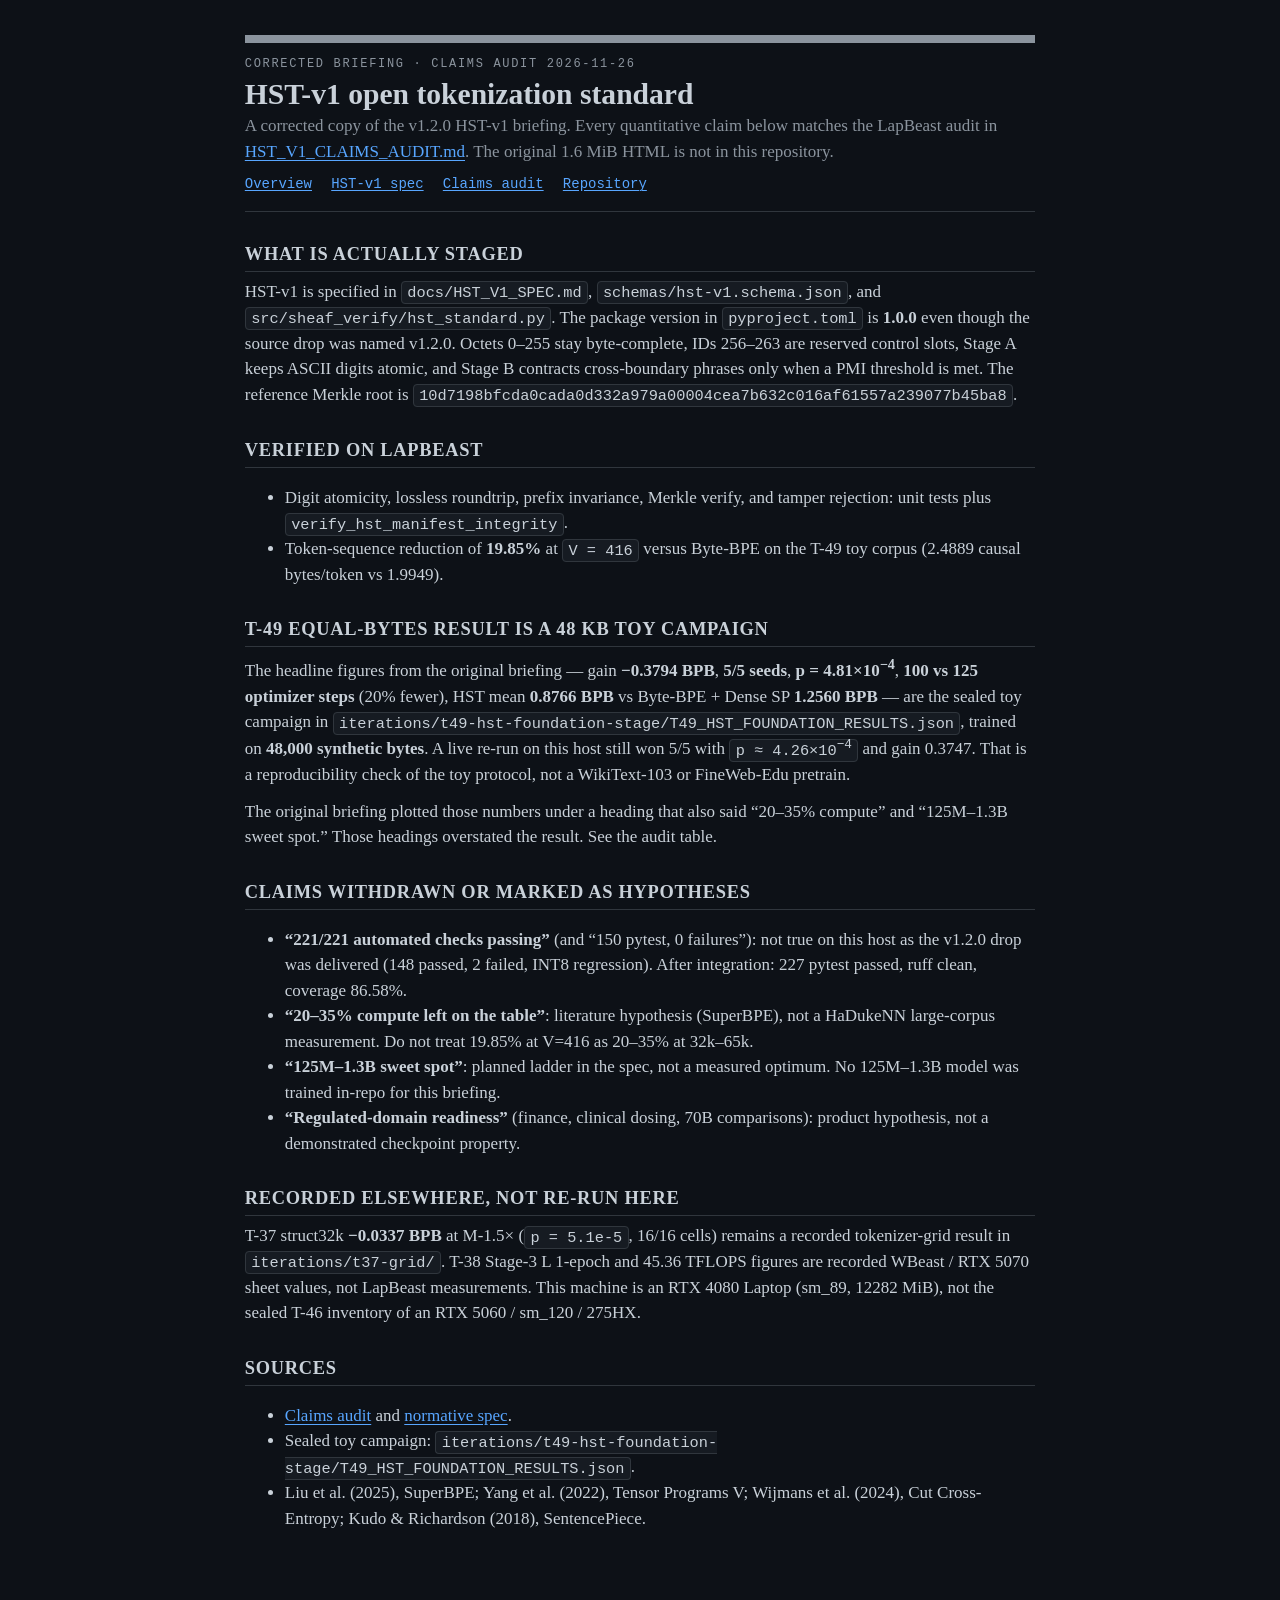
<file: docs/HST-v1-briefing.html>
<!DOCTYPE html>
<html lang="en">
<head>
  <meta charset="utf-8">
  <meta name="viewport" content="width=device-width, initial-scale=1">
  <meta name="theme-color" content="#0d1117">
  <title>HST-v1 briefing (corrected claims, v1.2.0-lapbeast)</title>
  <link rel="stylesheet" href="style.css">
</head>
<body>
  <header class="banner">
    <p class="kicker">Corrected briefing · claims audit 2026-11-26</p>
    <h1>HST-v1 open tokenization standard</h1>
    <p class="sub">A corrected copy of the v1.2.0 HST-v1 briefing. Every quantitative claim below matches the LapBeast audit in <a href="HST_V1_CLAIMS_AUDIT.md">HST_V1_CLAIMS_AUDIT.md</a>. The original 1.6&nbsp;MiB HTML is not in this repository.</p>
    <nav class="local">
      <a href="index.html">Overview</a>
      <a href="HST_V1_SPEC.md">HST-v1 spec</a>
      <a href="HST_V1_CLAIMS_AUDIT.md">Claims audit</a>
      <a href="https://github.com/ZuluYokohama/HaDukeNN_LLM">Repository</a>
    </nav>
  </header>

  <section>
    <h2>What is actually staged</h2>
    <p>HST-v1 is specified in <code>docs/HST_V1_SPEC.md</code>, <code>schemas/hst-v1.schema.json</code>, and <code>src/sheaf_verify/hst_standard.py</code>. The package version in <code>pyproject.toml</code> is <strong>1.0.0</strong> even though the source drop was named v1.2.0. Octets 0–255 stay byte-complete, IDs 256–263 are reserved control slots, Stage A keeps ASCII digits atomic, and Stage B contracts cross-boundary phrases only when a PMI threshold is met. The reference Merkle root is <code>10d7198bfcda0cada0d332a979a00004cea7b632c016af61557a239077b45ba8</code>.</p>
  </section>

  <section>
    <h2>Verified on LapBeast</h2>
    <ul>
      <li>Digit atomicity, lossless roundtrip, prefix invariance, Merkle verify, and tamper rejection: unit tests plus <code>verify_hst_manifest_integrity</code>.</li>
      <li>Token-sequence reduction of <strong>19.85%</strong> at <code>V = 416</code> versus Byte-BPE on the T-49 toy corpus (2.4889 causal bytes/token vs 1.9949).</li>
    </ul>
  </section>

  <section>
    <h2>T-49 equal-bytes result is a 48 KB toy campaign</h2>
    <p>The headline figures from the original briefing — gain <strong>−0.3794 BPB</strong>, <strong>5/5 seeds</strong>, <strong>p = 4.81×10<sup>−4</sup></strong>, <strong>100 vs 125 optimizer steps</strong> (20% fewer), HST mean <strong>0.8766 BPB</strong> vs Byte-BPE + Dense SP <strong>1.2560 BPB</strong> — are the sealed toy campaign in <code>iterations/t49-hst-foundation-stage/T49_HST_FOUNDATION_RESULTS.json</code>, trained on <strong>48,000 synthetic bytes</strong>. A live re-run on this host still won 5/5 with <code>p ≈ 4.26×10<sup>−4</sup></code> and gain 0.3747. That is a reproducibility check of the toy protocol, not a WikiText-103 or FineWeb-Edu pretrain.</p>
    <p>The original briefing plotted those numbers under a heading that also said “20–35% compute” and “125M–1.3B sweet spot.” Those headings overstated the result. See the audit table.</p>
  </section>

  <section>
    <h2>Claims withdrawn or marked as hypotheses</h2>
    <ul>
      <li><strong>“221/221 automated checks passing”</strong> (and “150 pytest, 0 failures”): not true on this host as the v1.2.0 drop was delivered (148 passed, 2 failed, INT8 regression). After integration: 227 pytest passed, ruff clean, coverage 86.58%.</li>
      <li><strong>“20–35% compute left on the table”</strong>: literature hypothesis (SuperBPE), not a HaDukeNN large-corpus measurement. Do not treat 19.85% at V=416 as 20–35% at 32k–65k.</li>
      <li><strong>“125M–1.3B sweet spot”</strong>: planned ladder in the spec, not a measured optimum. No 125M–1.3B model was trained in-repo for this briefing.</li>
      <li><strong>“Regulated-domain readiness”</strong> (finance, clinical dosing, 70B comparisons): product hypothesis, not a demonstrated checkpoint property.</li>
    </ul>
  </section>

  <section>
    <h2>Recorded elsewhere, not re-run here</h2>
    <p>T-37 struct32k <strong>−0.0337 BPB</strong> at M-1.5× (<code>p = 5.1e-5</code>, 16/16 cells) remains a recorded tokenizer-grid result in <code>iterations/t37-grid/</code>. T-38 Stage-3 L 1-epoch and 45.36 TFLOPS figures are recorded WBeast / RTX 5070 sheet values, not LapBeast measurements. This machine is an RTX 4080 Laptop (sm_89, 12282 MiB), not the sealed T-46 inventory of an RTX 5060 / sm_120 / 275HX.</p>
  </section>

  <section>
    <h2>Sources</h2>
    <ul>
      <li><a href="HST_V1_CLAIMS_AUDIT.md">Claims audit</a> and <a href="HST_V1_SPEC.md">normative spec</a>.</li>
      <li>Sealed toy campaign: <code>iterations/t49-hst-foundation-stage/T49_HST_FOUNDATION_RESULTS.json</code>.</li>
      <li>Liu et al. (2025), SuperBPE; Yang et al. (2022), Tensor Programs V; Wijmans et al. (2024), Cut Cross-Entropy; Kudo &amp; Richardson (2018), SentencePiece.</li>
    </ul>
  </section>
</body>
</html>
</file>
<file: docs/style.css>
:root {
  color-scheme: dark;
  --ink: #c9d1d9;
  --muted: #8b949e;
  --paper: #0d1117;
  --sheet: #161b22;
  --rule: #30363d;
  --banner-rule: #8b949e;
  --link: #58a6ff;
  --link-hover: #79c0ff;
  --code-bg: #161b22;
  --partial: #d29922;
  --partial-bg: #3d2f0f;
  --fail: #f85149;
  --fail-bg: #3d1515;
  --idle: #8b949e;
  --idle-bg: #21262d;
  --pass: #3fb950;
  --pass-bg: #12261a;
}

* { box-sizing: border-box; }

html { background: var(--paper); color: var(--ink); }

::selection {
  background: #1f4b7a;
  color: var(--ink);
}

body {
  margin: 0 auto;
  max-width: 52rem;
  padding: 2.2rem 1.3rem 4rem;
  font: 17px/1.5 "Iowan Old Style", Palatino, "Palatino Linotype", Georgia, serif;
}

header.banner {
  border-top: 8px solid var(--banner-rule);
  border-bottom: 1px solid var(--rule);
  padding: 0.8rem 0 1rem;
  margin-bottom: 1.4rem;
}

.kicker {
  margin: 0;
  font: 12px/1.4 ui-monospace, "Cascadia Mono", Menlo, Consolas, monospace;
  letter-spacing: 0.14em;
  text-transform: uppercase;
  color: var(--muted);
}

h1 {
  margin: 0.25rem 0 0.15rem;
  font-size: 1.85rem;
  line-height: 1.15;
  font-weight: 650;
}

h2 {
  margin: 1.8rem 0 0.45rem;
  font-size: 1.15rem;
  letter-spacing: 0.04em;
  text-transform: uppercase;
  border-bottom: 1px solid var(--rule);
  padding-bottom: 0.15rem;
}

h3 { margin: 1.1rem 0 0.2rem; font-size: 1.02rem; }

p { margin: 0.45rem 0 0.7rem; }

a {
  color: var(--link);
  text-underline-offset: 0.15em;
}

a:hover { color: var(--link-hover); }

a:focus-visible {
  outline: 2px solid var(--link);
  outline-offset: 2px;
}

code {
  font-family: ui-monospace, "Cascadia Mono", Menlo, Consolas, monospace;
  font-size: 0.9em;
  background: var(--code-bg);
  border: 1px solid var(--rule);
  border-radius: 4px;
  padding: 0.1em 0.35em;
}

.sub { margin: 0; color: var(--muted); }

nav.local {
  display: flex;
  flex-wrap: wrap;
  gap: 0.8rem 1.2rem;
  margin: 0.7rem 0 0;
  font: 14px/1.4 ui-monospace, "Cascadia Mono", Menlo, Consolas, monospace;
}

table {
  width: 100%;
  border-collapse: collapse;
  margin: 0.6rem 0 1rem;
  font-size: 0.95rem;
}

th, td {
  text-align: left;
  vertical-align: top;
  padding: 0.4rem 0.5rem;
  border-bottom: 1px solid var(--rule);
}

th {
  font: 12px/1.3 ui-monospace, "Cascadia Mono", Menlo, Consolas, monospace;
  letter-spacing: 0.08em;
  text-transform: uppercase;
  color: var(--muted);
}

.status {
  display: inline-block;
  min-width: 5.2rem;
  padding: 0.05rem 0.4rem;
  font: 12px/1.4 ui-monospace, "Cascadia Mono", Menlo, Consolas, monospace;
  letter-spacing: 0.06em;
  text-transform: uppercase;
  border: 1px solid currentColor;
}

.status.partial { color: var(--partial); background: var(--partial-bg); }
.status.fail { color: var(--fail); background: var(--fail-bg); }
.status.idle { color: var(--idle); background: var(--idle-bg); }
.status.pass { color: var(--pass); background: var(--pass-bg); }
.status.note { color: var(--ink); background: var(--sheet); }

dl.conditions { margin: 0.4rem 0 1rem; }
dl.conditions div {
  display: grid;
  grid-template-columns: 8.5rem 1fr;
  gap: 0.4rem 0.8rem;
  padding: 0.35rem 0;
  border-bottom: 1px solid var(--rule);
}
dt {
  font: 12px/1.4 ui-monospace, "Cascadia Mono", Menlo, Consolas, monospace;
  letter-spacing: 0.08em;
  text-transform: uppercase;
  color: var(--muted);
  padding-top: 0.15rem;
}
dd { margin: 0; }

ol.order { padding-left: 1.2rem; }
ol.order li { margin: 0.35rem 0; }

footer.colophon {
  margin-top: 2.4rem;
  padding-top: 0.7rem;
  border-top: 1px solid var(--rule);
  color: var(--muted);
  font-size: 0.9rem;
}

ul.comparisons { list-style: none; padding: 0; margin: 0.4rem 0 1rem; }
ul.comparisons li {
  margin: 0 0 0.55rem;
  padding: 0.55rem 0.7rem;
  border: 1px solid var(--rule);
  background: var(--sheet);
}
ul.comparisons li.compare {
  border-color: var(--partial);
  background: var(--partial-bg);
}

.control {
  display: grid;
  grid-template-columns: repeat(9, minmax(4.2rem, 1fr));
  gap: 0.4rem 0.3rem;
  margin: 0.6rem 0 1rem;
  overflow-x: auto;
}
.node {
  border: 1px solid var(--rule);
  background: var(--sheet);
  padding: 0.35rem 0.2rem;
  text-align: center;
  font: 13px/1.3 ui-monospace, "Cascadia Mono", Menlo, Consolas, monospace;
}
.node small { display: block; font: 11px/1.25 Palatino, Georgia, serif; color: var(--muted); }
.node.compare {
  border-color: var(--partial);
  background: var(--partial-bg);
  font-weight: 650;
}
/* 11px captions on the partial wash. --muted there is 4.24:1, under WCAG AA. */
.node.compare small { color: var(--ink); }
pre.mermaid {
  overflow-x: auto;
  padding: 0.8rem;
  background: var(--code-bg);
  color: var(--ink);
  border: 1px solid var(--rule);
  font: 13px/1.35 ui-monospace, "Cascadia Mono", Menlo, Consolas, monospace;
}

@media (max-width: 640px) {
  body { padding: 1.2rem 0.9rem 3rem; }
  dl.conditions div { grid-template-columns: 1fr; gap: 0.1rem; }
  h1 { font-size: 1.45rem; }
  .control { grid-template-columns: repeat(3, minmax(4.2rem, 1fr)); }
}

svg.status-strip {
  width: 100%;
  max-width: 22.5rem;
  height: auto;
  display: block;
  margin: 0.85rem 0 0.15rem;
}

.strip-note {
  margin: 0.4rem 0 0;
  max-width: 36rem;
  color: var(--ink);
  font: 13px/1.45 ui-monospace, "Cascadia Mono", Menlo, Consolas, monospace;
}

.table-scroll {
  overflow-x: auto;
  -webkit-overflow-scrolling: touch;
  margin: 0.6rem 0 1rem;
}

.table-scroll table { margin: 0; }

@media (max-width: 640px) {
  table { font-size: 0.88rem; }
  nav.local a { display: inline-block; padding: 0.35rem 0; }
  .table-scroll { margin-left: -0.15rem; margin-right: -0.15rem; }
}
</file>
